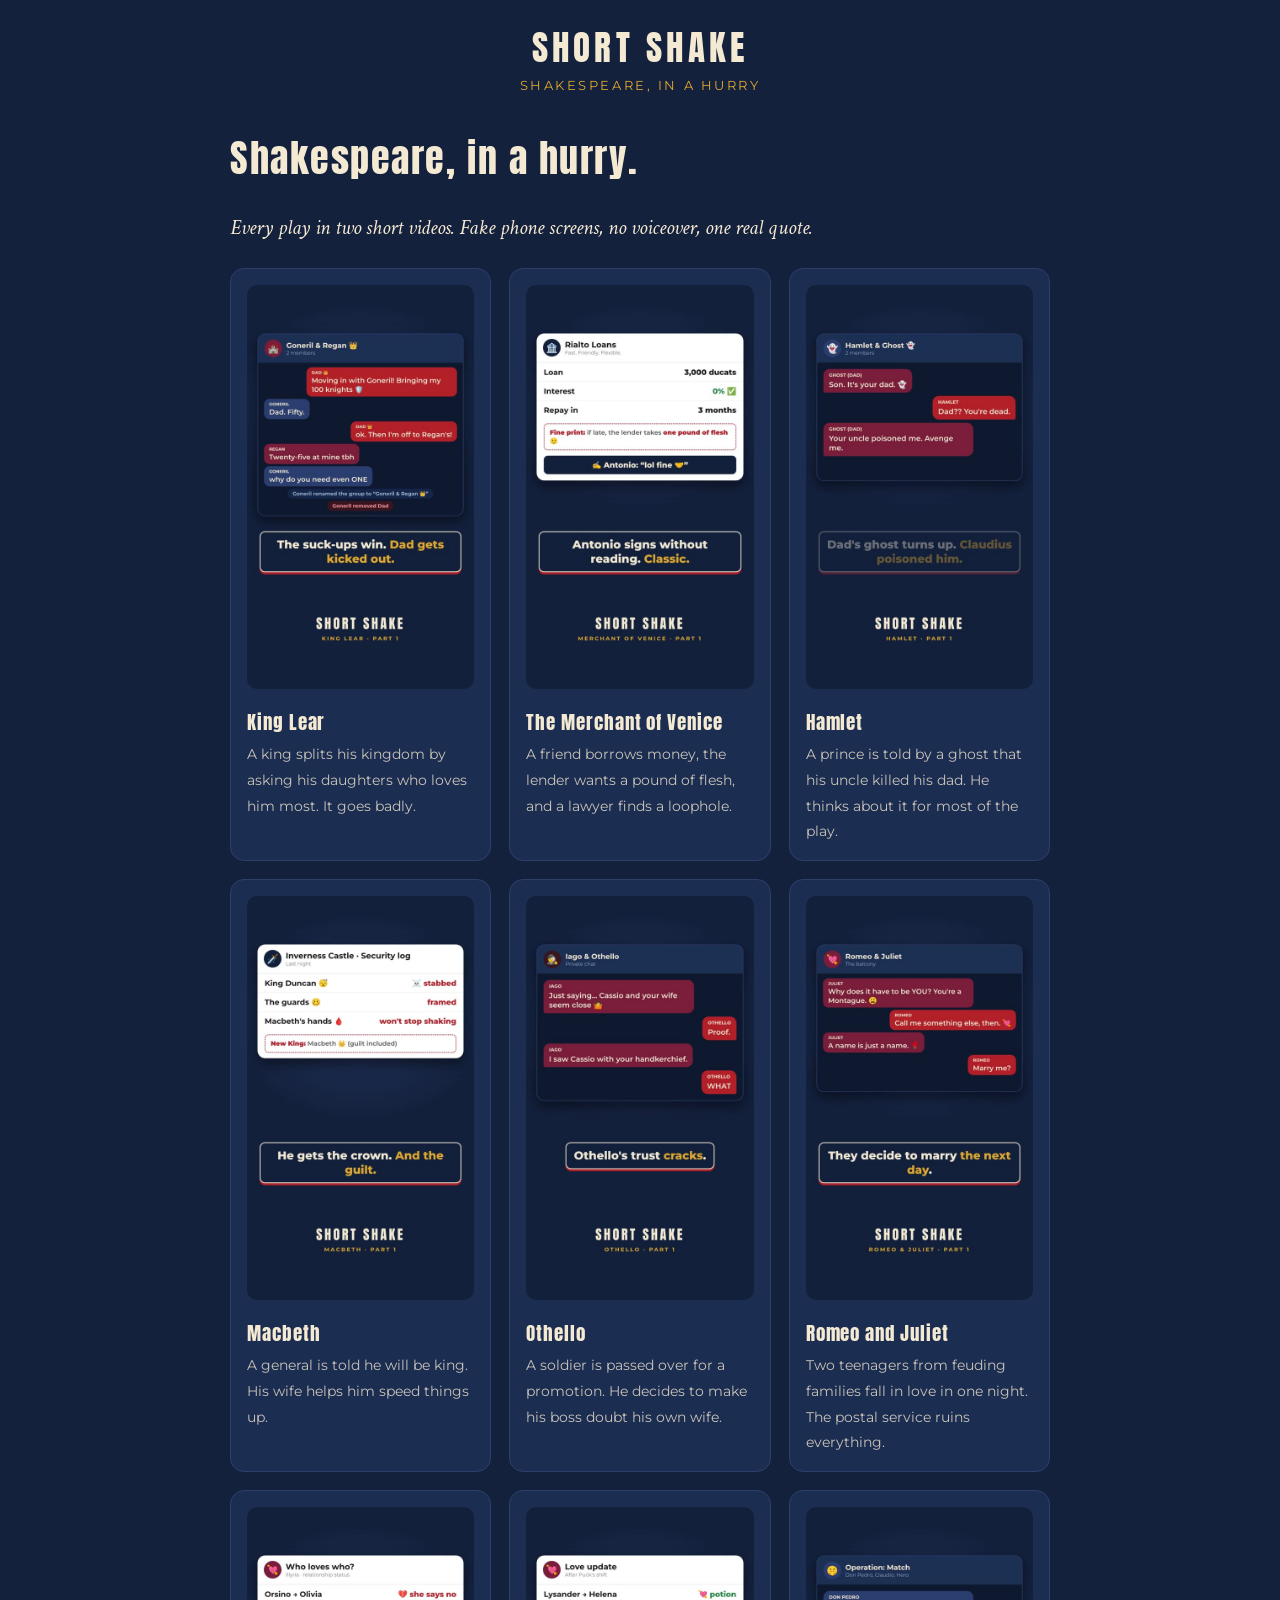
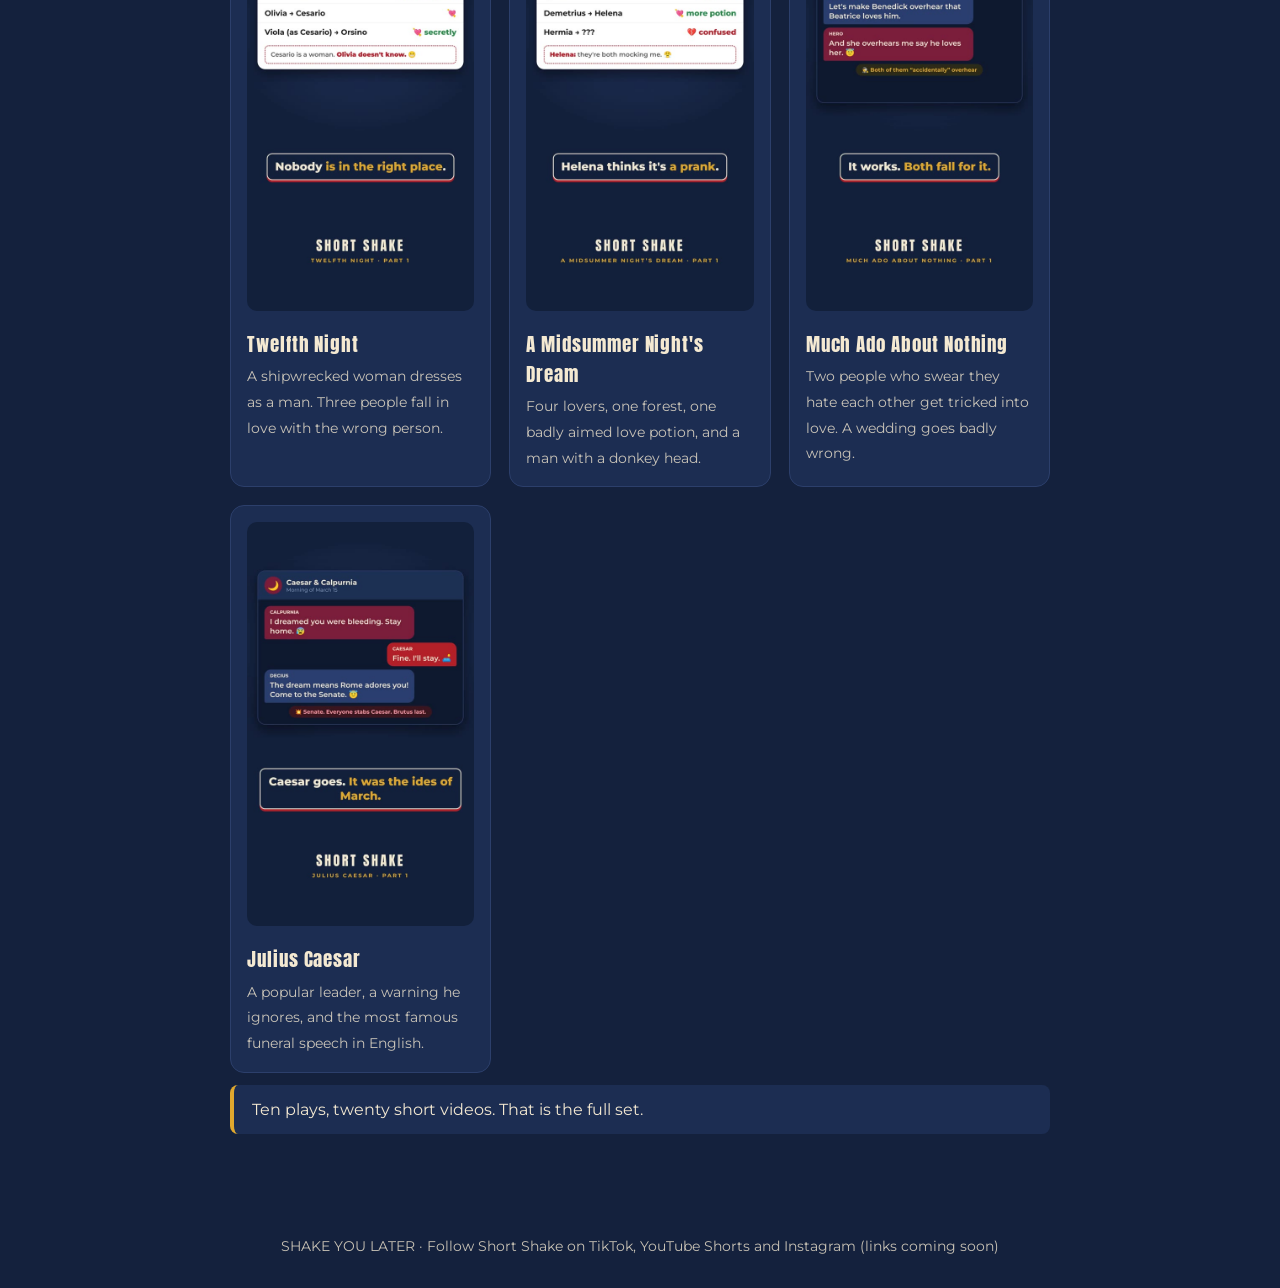
<file: index.html>
<!doctype html><html lang="en"><head><meta charset="utf-8"><meta name="viewport" content="width=device-width,initial-scale=1">
<title>Short Shake: Shakespeare, in a hurry</title><meta name="description" content="Funny two-part Shakespeare summaries in under 90 seconds.">
<link rel="preconnect" href="https://fonts.googleapis.com"><link href="https://fonts.googleapis.com/css2?family=Anton&family=Crimson+Text:ital@1&family=Montserrat:wght@600;800&display=swap" rel="stylesheet">
<link rel="stylesheet" href="css/style.css"></head><body>
<header><a class="logo" href="index.html">SHORT SHAKE</a><p class="tag">Shakespeare, in a hurry</p></header><main><h1>Shakespeare, in a hurry.</h1><p class="lead">Every play in two short videos. Fake phone screens, no voiceover, one real quote.</p><div class="cards"><a class="card" href="plays/king-lear.html"><img src="posters/king-lear-part1.jpg" alt="King Lear" loading="lazy"><h3>King Lear</h3><span>A king splits his kingdom by asking his daughters who loves him most. It goes badly.</span></a><a class="card" href="plays/merchant-of-venice.html"><img src="posters/merchant-part1.jpg" alt="The Merchant of Venice" loading="lazy"><h3>The Merchant of Venice</h3><span>A friend borrows money, the lender wants a pound of flesh, and a lawyer finds a loophole.</span></a><a class="card" href="plays/hamlet.html"><img src="posters/hamlet-part1.jpg" alt="Hamlet" loading="lazy"><h3>Hamlet</h3><span>A prince is told by a ghost that his uncle killed his dad. He thinks about it for most of the play.</span></a><a class="card" href="plays/macbeth.html"><img src="posters/macbeth-part1.jpg" alt="Macbeth" loading="lazy"><h3>Macbeth</h3><span>A general is told he will be king. His wife helps him speed things up.</span></a><a class="card" href="plays/othello.html"><img src="posters/othello-part1.jpg" alt="Othello" loading="lazy"><h3>Othello</h3><span>A soldier is passed over for a promotion. He decides to make his boss doubt his own wife.</span></a><a class="card" href="plays/romeo-and-juliet.html"><img src="posters/romeo-part1.jpg" alt="Romeo and Juliet" loading="lazy"><h3>Romeo and Juliet</h3><span>Two teenagers from feuding families fall in love in one night. The postal service ruins everything.</span></a><a class="card" href="plays/twelfth-night.html"><img src="posters/twelfth-part1.jpg" alt="Twelfth Night" loading="lazy"><h3>Twelfth Night</h3><span>A shipwrecked woman dresses as a man. Three people fall in love with the wrong person.</span></a><a class="card" href="plays/midsummer-nights-dream.html"><img src="posters/midsummer-part1.jpg" alt="A Midsummer Night's Dream" loading="lazy"><h3>A Midsummer Night's Dream</h3><span>Four lovers, one forest, one badly aimed love potion, and a man with a donkey head.</span></a><a class="card" href="plays/much-ado-about-nothing.html"><img src="posters/muchado-part1.jpg" alt="Much Ado About Nothing" loading="lazy"><h3>Much Ado About Nothing</h3><span>Two people who swear they hate each other get tricked into love. A wedding goes badly wrong.</span></a><a class="card" href="plays/julius-caesar.html"><img src="posters/juliuscaesar-part1.jpg" alt="Julius Caesar" loading="lazy"><h3>Julius Caesar</h3><span>A popular leader, a warning he ignores, and the most famous funeral speech in English.</span></a></div><div class="box">Ten plays, twenty short videos. That is the full set.</div></main><footer>SHAKE YOU LATER &middot; Follow Short Shake on TikTok, YouTube Shorts and Instagram (links coming soon)</footer></body></html>
</file>
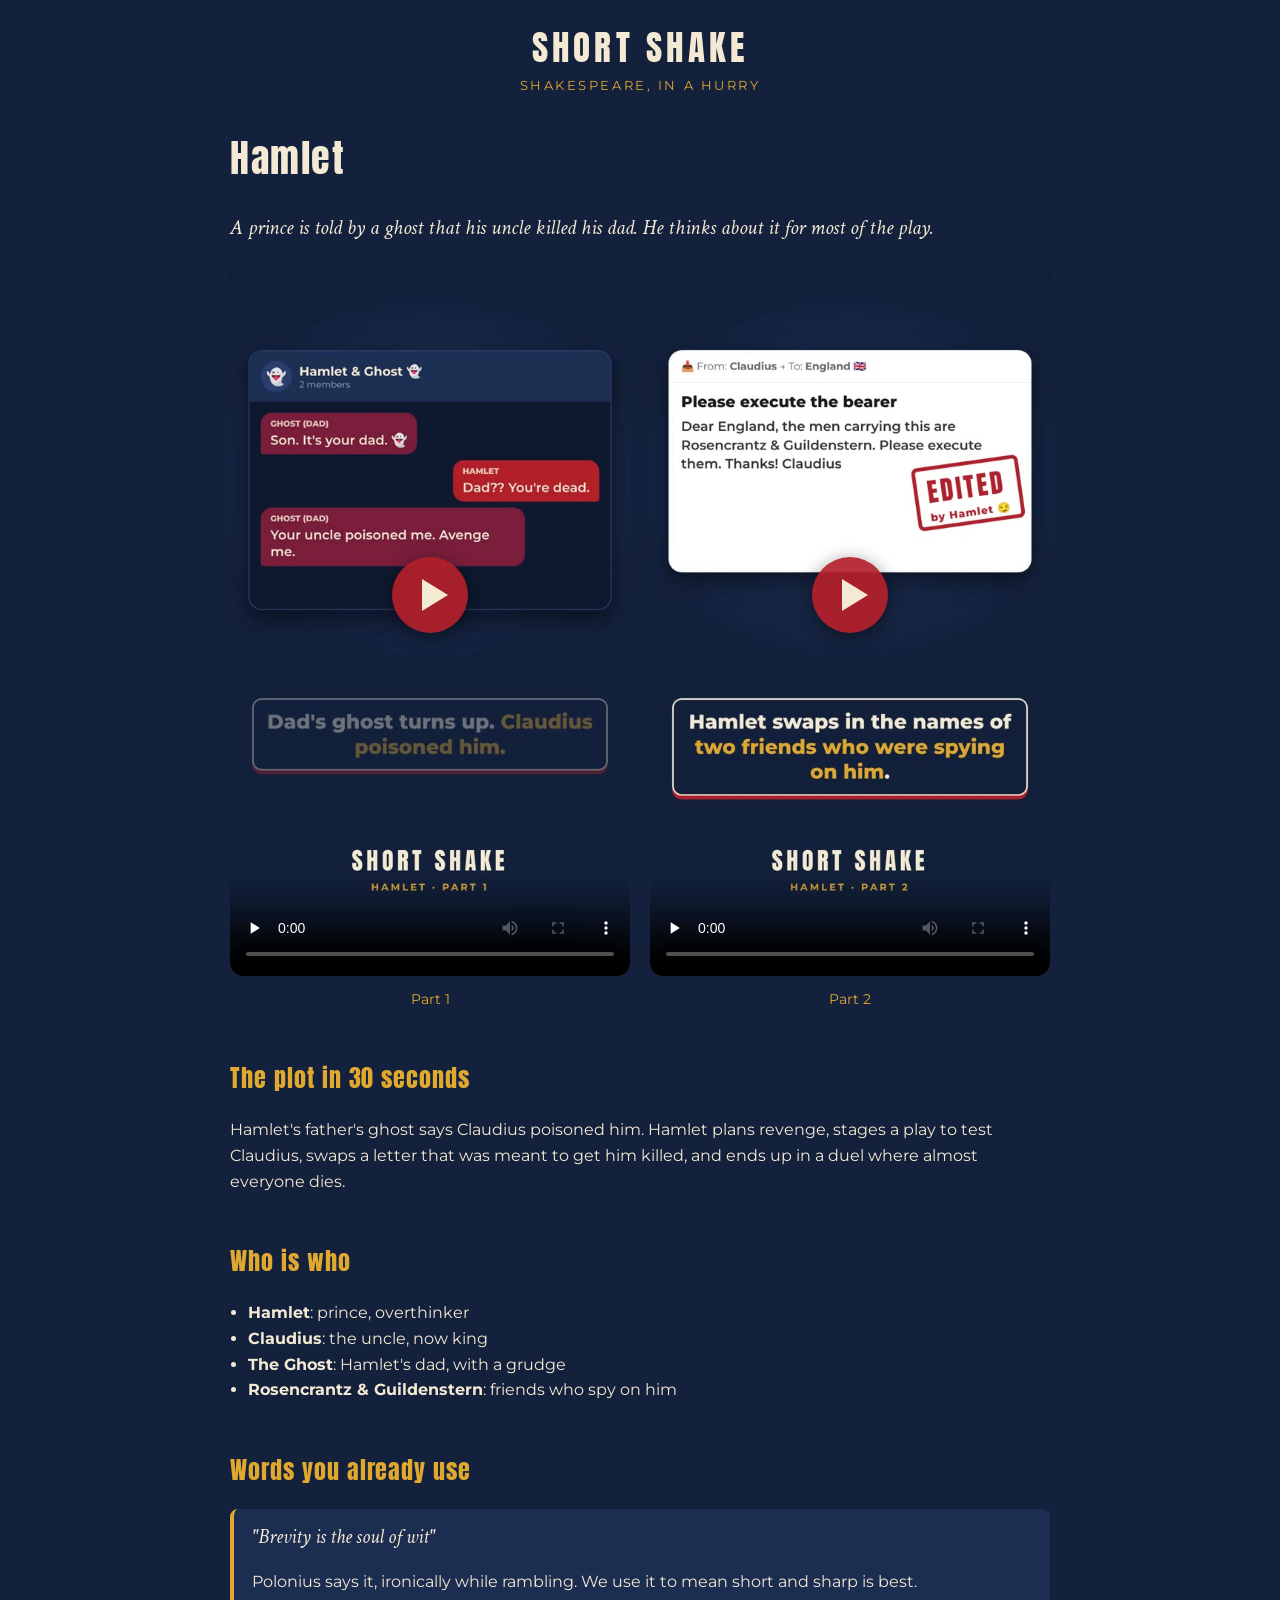
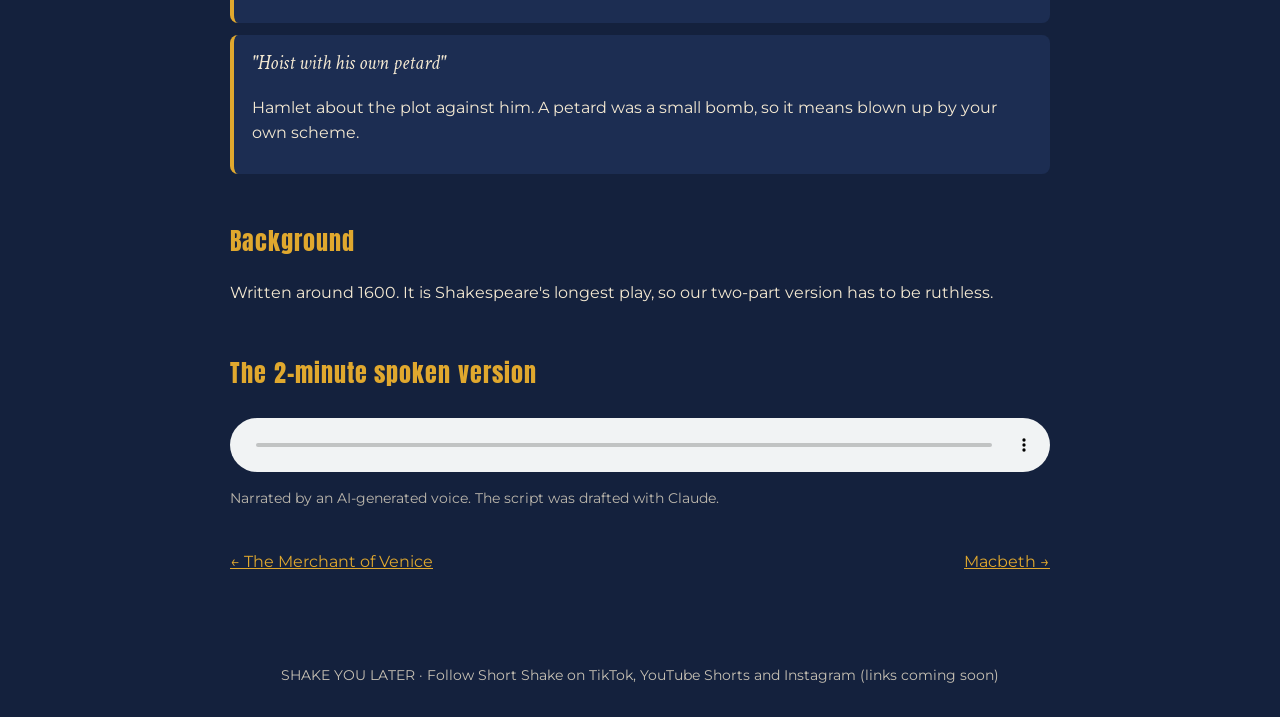
<file: plays/hamlet.html>
<!doctype html><html lang="en"><head><meta charset="utf-8"><meta name="viewport" content="width=device-width,initial-scale=1">
<title>Hamlet | Short Shake</title><meta name="description" content="A prince is told by a ghost that his uncle killed his dad. He thinks about it for most of the play.">
<link rel="preconnect" href="https://fonts.googleapis.com"><link href="https://fonts.googleapis.com/css2?family=Anton&family=Crimson+Text:ital@1&family=Montserrat:wght@600;800&display=swap" rel="stylesheet">
<link rel="stylesheet" href="../css/style.css"></head><body>
<header><a class="logo" href="../index.html">SHORT SHAKE</a><p class="tag">Shakespeare, in a hurry</p></header><main><h1>Hamlet</h1><p class="lead">A prince is told by a ghost that his uncle killed his dad. He thinks about it for most of the play.</p><div class="videos"><figure><video controls preload="none" playsinline poster="../posters/hamlet-part1.jpg" src="../videos/hamlet-part1.mp4"></video><figcaption>Part 1</figcaption></figure><figure><video controls preload="none" playsinline poster="../posters/hamlet-part2.jpg" src="../videos/hamlet-part2.mp4"></video><figcaption>Part 2</figcaption></figure></div><p class="both" hidden><button type="button">Show both parts</button></p><h2>The plot in 30 seconds</h2><p>Hamlet's father's ghost says Claudius poisoned him. Hamlet plans revenge, stages a play to test Claudius, swaps a letter that was meant to get him killed, and ends up in a duel where almost everyone dies.</p><h2>Who is who</h2><ul class="who"><li><b>Hamlet</b>: prince, overthinker</li><li><b>Claudius</b>: the uncle, now king</li><li><b>The Ghost</b>: Hamlet's dad, with a grudge</li><li><b>Rosencrantz &amp; Guildenstern</b>: friends who spy on him</li></ul><h2>Words you already use</h2><div class="box"><div class="phrase">"Brevity is the soul of wit"</div><p>Polonius says it, ironically while rambling. We use it to mean short and sharp is best.</p></div><div class="box"><div class="phrase">"Hoist with his own petard"</div><p>Hamlet about the plot against him. A petard was a small bomb, so it means blown up by your own scheme.</p></div><h2>Background</h2><p>Written around 1600. It is Shakespeare's longest play, so our two-part version has to be ruthless.</p><h2>The 2-minute spoken version</h2><div class="spoken"><audio controls preload="none" src="../audio/hamlet-spoken.mp3"></audio><p class="aivoice">Narrated by an AI-generated voice. The script was drafted with Claude.</p></div><nav class="next"><span><a href="merchant-of-venice.html">&larr; The Merchant of Venice</a></span><span><a href="macbeth.html">Macbeth &rarr;</a></span></nav></main><script src="../js/player.js"></script><footer>SHAKE YOU LATER &middot; Follow Short Shake on TikTok, YouTube Shorts and Instagram (links coming soon)</footer></body></html>
</file>
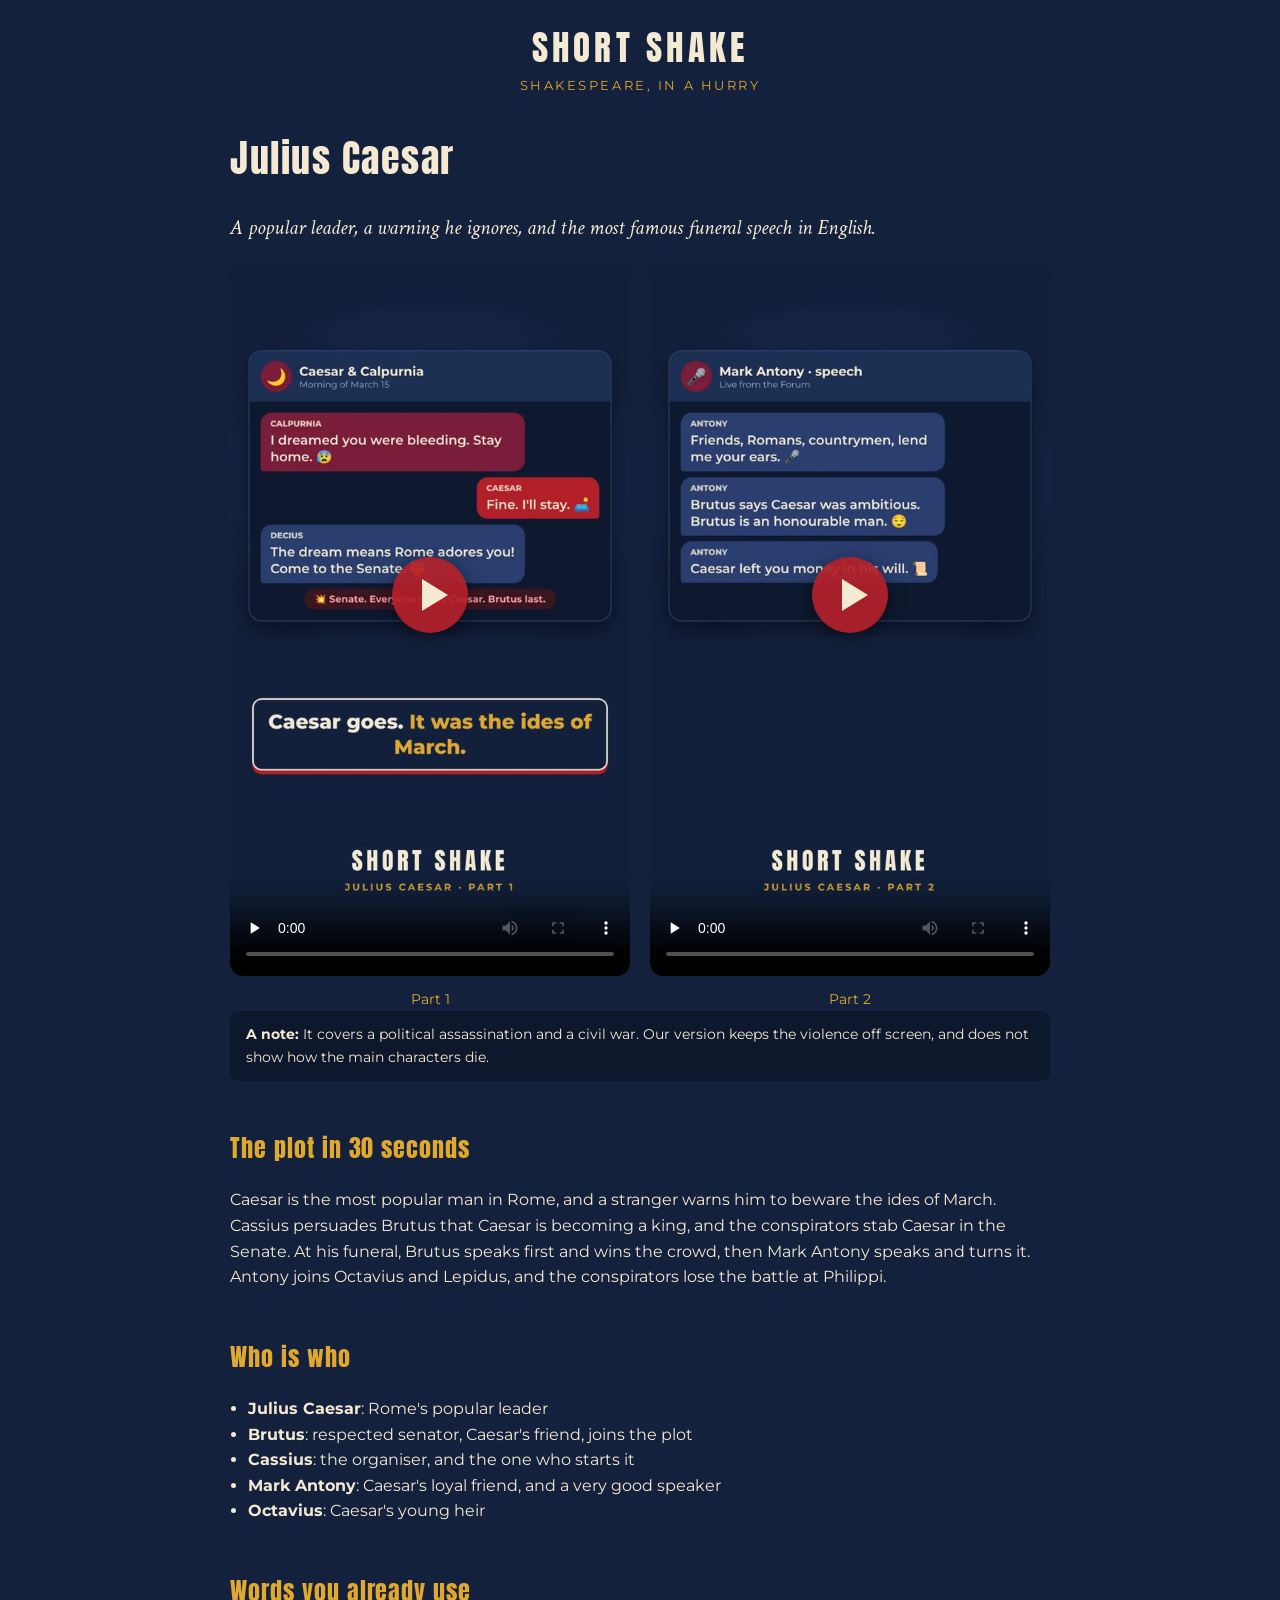
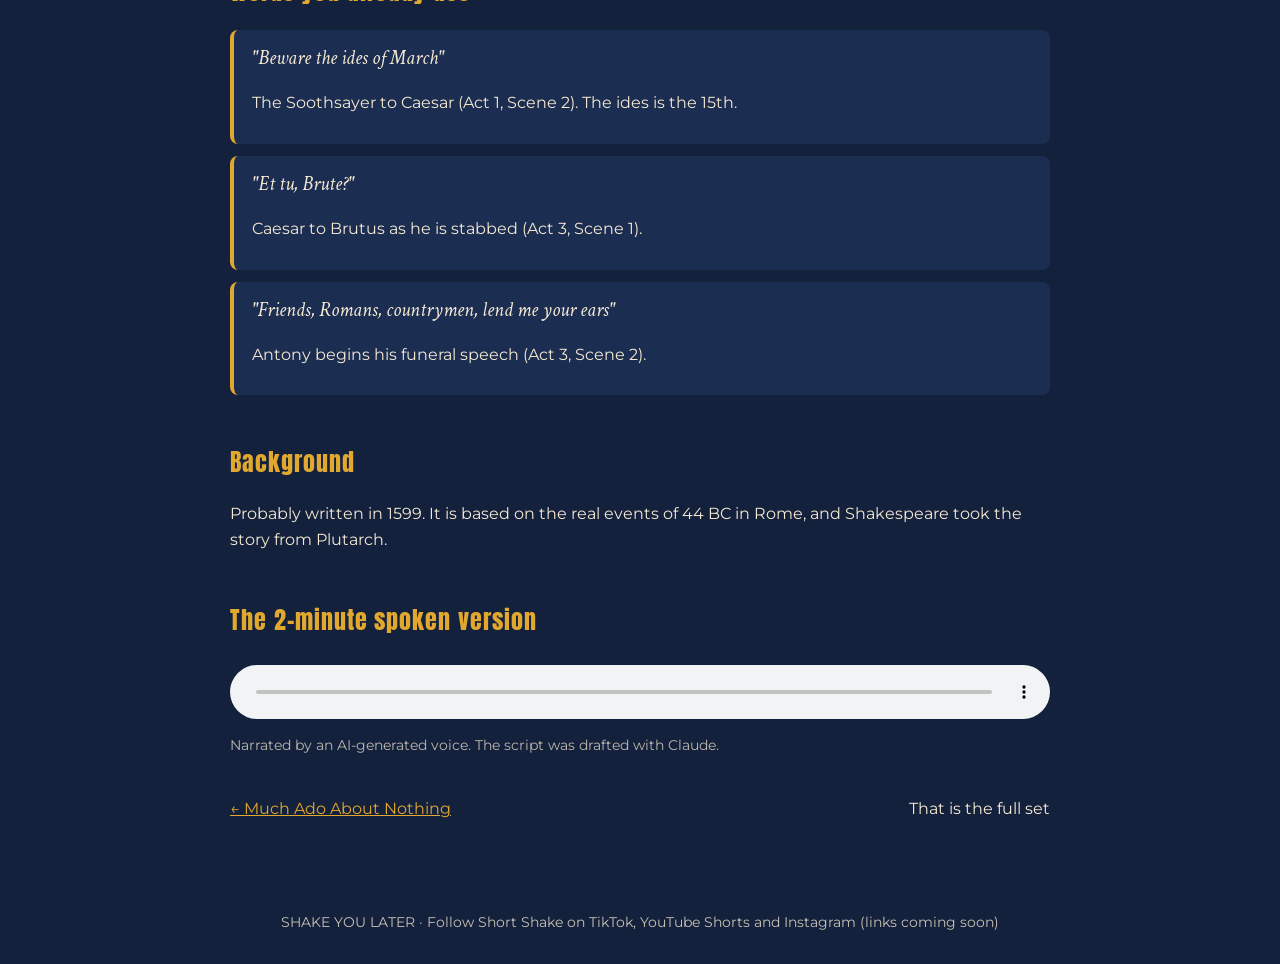
<file: plays/julius-caesar.html>
<!doctype html><html lang="en"><head><meta charset="utf-8"><meta name="viewport" content="width=device-width,initial-scale=1">
<title>Julius Caesar | Short Shake</title><meta name="description" content="A popular leader, a warning he ignores, and the most famous funeral speech in English.">
<link rel="preconnect" href="https://fonts.googleapis.com"><link href="https://fonts.googleapis.com/css2?family=Anton&family=Crimson+Text:ital@1&family=Montserrat:wght@600;800&display=swap" rel="stylesheet">
<link rel="stylesheet" href="../css/style.css"></head><body>
<header><a class="logo" href="../index.html">SHORT SHAKE</a><p class="tag">Shakespeare, in a hurry</p></header><main><h1>Julius Caesar</h1><p class="lead">A popular leader, a warning he ignores, and the most famous funeral speech in English.</p><div class="videos"><figure><video controls preload="none" playsinline poster="../posters/juliuscaesar-part1.jpg" src="../videos/juliuscaesar-part1.mp4"></video><figcaption>Part 1</figcaption></figure><figure><video controls preload="none" playsinline poster="../posters/juliuscaesar-part2.jpg" src="../videos/juliuscaesar-part2.mp4"></video><figcaption>Part 2</figcaption></figure></div><p class="both" hidden><button type="button">Show both parts</button></p><div class="note"><b>A note:</b> It covers a political assassination and a civil war. Our version keeps the violence off screen, and does not show how the main characters die.</div><h2>The plot in 30 seconds</h2><p>Caesar is the most popular man in Rome, and a stranger warns him to beware the ides of March. Cassius persuades Brutus that Caesar is becoming a king, and the conspirators stab Caesar in the Senate. At his funeral, Brutus speaks first and wins the crowd, then Mark Antony speaks and turns it. Antony joins Octavius and Lepidus, and the conspirators lose the battle at Philippi.</p><h2>Who is who</h2><ul class="who"><li><b>Julius Caesar</b>: Rome's popular leader</li><li><b>Brutus</b>: respected senator, Caesar's friend, joins the plot</li><li><b>Cassius</b>: the organiser, and the one who starts it</li><li><b>Mark Antony</b>: Caesar's loyal friend, and a very good speaker</li><li><b>Octavius</b>: Caesar's young heir</li></ul><h2>Words you already use</h2><div class="box"><div class="phrase">"Beware the ides of March"</div><p>The Soothsayer to Caesar (Act 1, Scene 2). The ides is the 15th.</p></div><div class="box"><div class="phrase">"Et tu, Brute?"</div><p>Caesar to Brutus as he is stabbed (Act 3, Scene 1).</p></div><div class="box"><div class="phrase">"Friends, Romans, countrymen, lend me your ears"</div><p>Antony begins his funeral speech (Act 3, Scene 2).</p></div><h2>Background</h2><p>Probably written in 1599. It is based on the real events of 44 BC in Rome, and Shakespeare took the story from Plutarch.</p><h2>The 2-minute spoken version</h2><div class="spoken"><audio controls preload="none" src="../audio/julius-caesar-spoken.mp3"></audio><p class="aivoice">Narrated by an AI-generated voice. The script was drafted with Claude.</p></div><nav class="next"><span><a href="much-ado-about-nothing.html">&larr; Much Ado About Nothing</a></span><span>That is the full set</span></nav></main><script src="../js/player.js"></script><footer>SHAKE YOU LATER &middot; Follow Short Shake on TikTok, YouTube Shorts and Instagram (links coming soon)</footer></body></html>
</file>
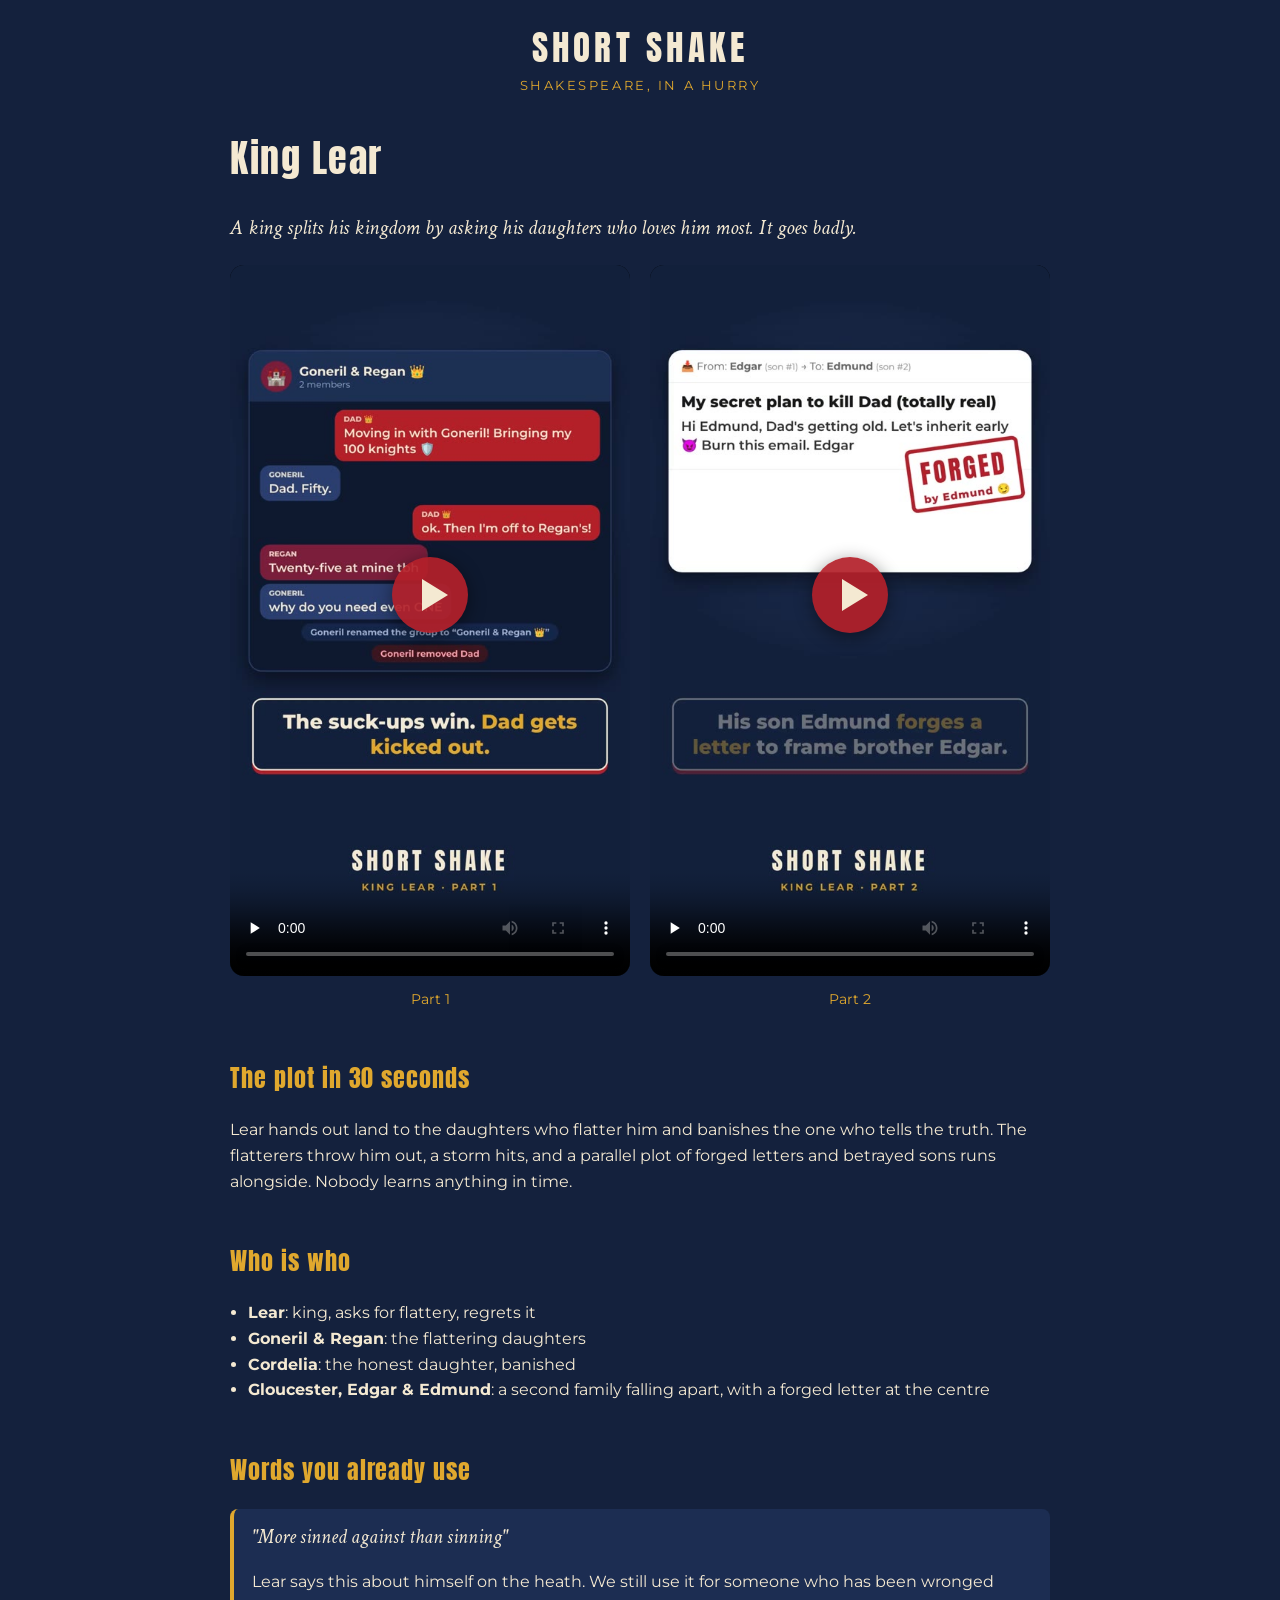
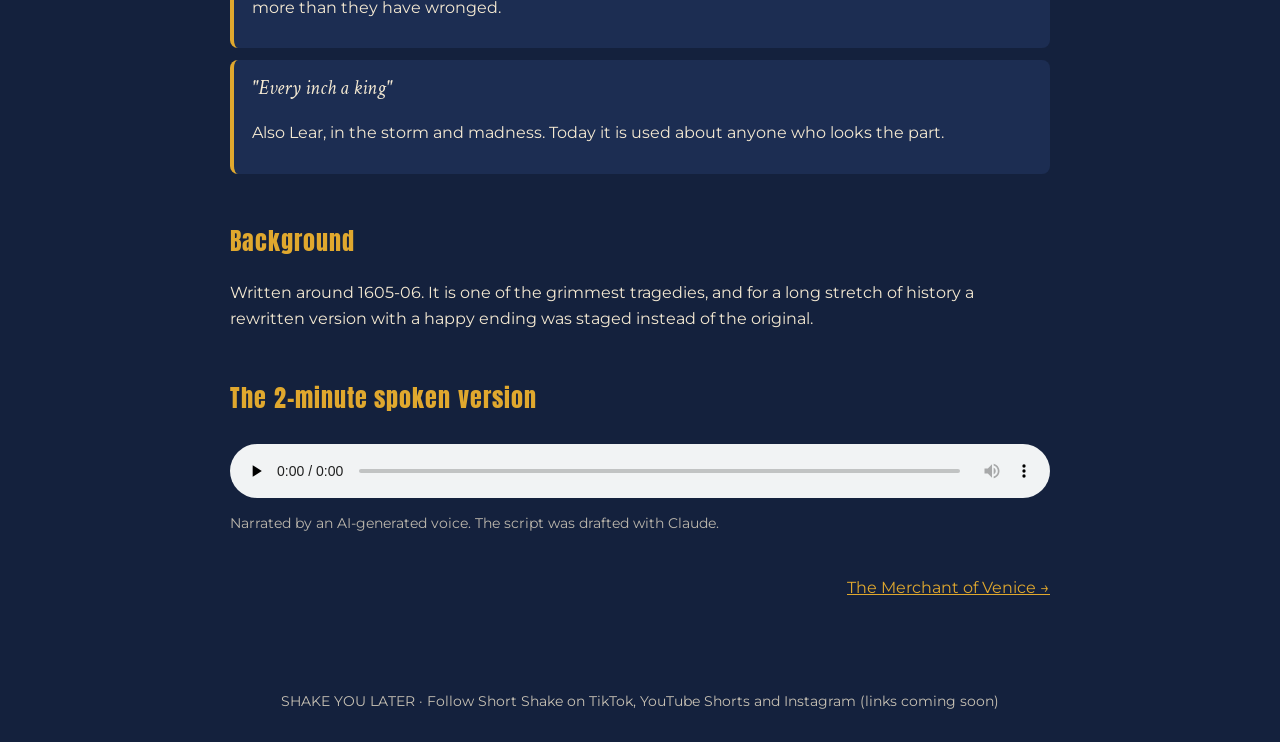
<file: plays/king-lear.html>
<!doctype html><html lang="en"><head><meta charset="utf-8"><meta name="viewport" content="width=device-width,initial-scale=1">
<title>King Lear | Short Shake</title><meta name="description" content="A king splits his kingdom by asking his daughters who loves him most. It goes badly.">
<link rel="preconnect" href="https://fonts.googleapis.com"><link href="https://fonts.googleapis.com/css2?family=Anton&family=Crimson+Text:ital@1&family=Montserrat:wght@600;800&display=swap" rel="stylesheet">
<link rel="stylesheet" href="../css/style.css"></head><body>
<header><a class="logo" href="../index.html">SHORT SHAKE</a><p class="tag">Shakespeare, in a hurry</p></header><main><h1>King Lear</h1><p class="lead">A king splits his kingdom by asking his daughters who loves him most. It goes badly.</p><div class="videos"><figure><video controls preload="none" playsinline poster="../posters/king-lear-part1.jpg" src="../videos/king-lear-part1.mp4"></video><figcaption>Part 1</figcaption></figure><figure><video controls preload="none" playsinline poster="../posters/king-lear-part2.jpg" src="../videos/king-lear-part2.mp4"></video><figcaption>Part 2</figcaption></figure></div><p class="both" hidden><button type="button">Show both parts</button></p><h2>The plot in 30 seconds</h2><p>Lear hands out land to the daughters who flatter him and banishes the one who tells the truth. The flatterers throw him out, a storm hits, and a parallel plot of forged letters and betrayed sons runs alongside. Nobody learns anything in time.</p><h2>Who is who</h2><ul class="who"><li><b>Lear</b>: king, asks for flattery, regrets it</li><li><b>Goneril &amp; Regan</b>: the flattering daughters</li><li><b>Cordelia</b>: the honest daughter, banished</li><li><b>Gloucester, Edgar &amp; Edmund</b>: a second family falling apart, with a forged letter at the centre</li></ul><h2>Words you already use</h2><div class="box"><div class="phrase">"More sinned against than sinning"</div><p>Lear says this about himself on the heath. We still use it for someone who has been wronged more than they have wronged.</p></div><div class="box"><div class="phrase">"Every inch a king"</div><p>Also Lear, in the storm and madness. Today it is used about anyone who looks the part.</p></div><h2>Background</h2><p>Written around 1605-06. It is one of the grimmest tragedies, and for a long stretch of history a rewritten version with a happy ending was staged instead of the original.</p><h2>The 2-minute spoken version</h2><div class="spoken"><audio controls preload="none" src="../audio/king-lear-spoken.mp3"></audio><p class="aivoice">Narrated by an AI-generated voice. The script was drafted with Claude.</p></div><nav class="next"><span></span><span><a href="merchant-of-venice.html">The Merchant of Venice &rarr;</a></span></nav></main><script src="../js/player.js"></script><footer>SHAKE YOU LATER &middot; Follow Short Shake on TikTok, YouTube Shorts and Instagram (links coming soon)</footer></body></html>
</file>
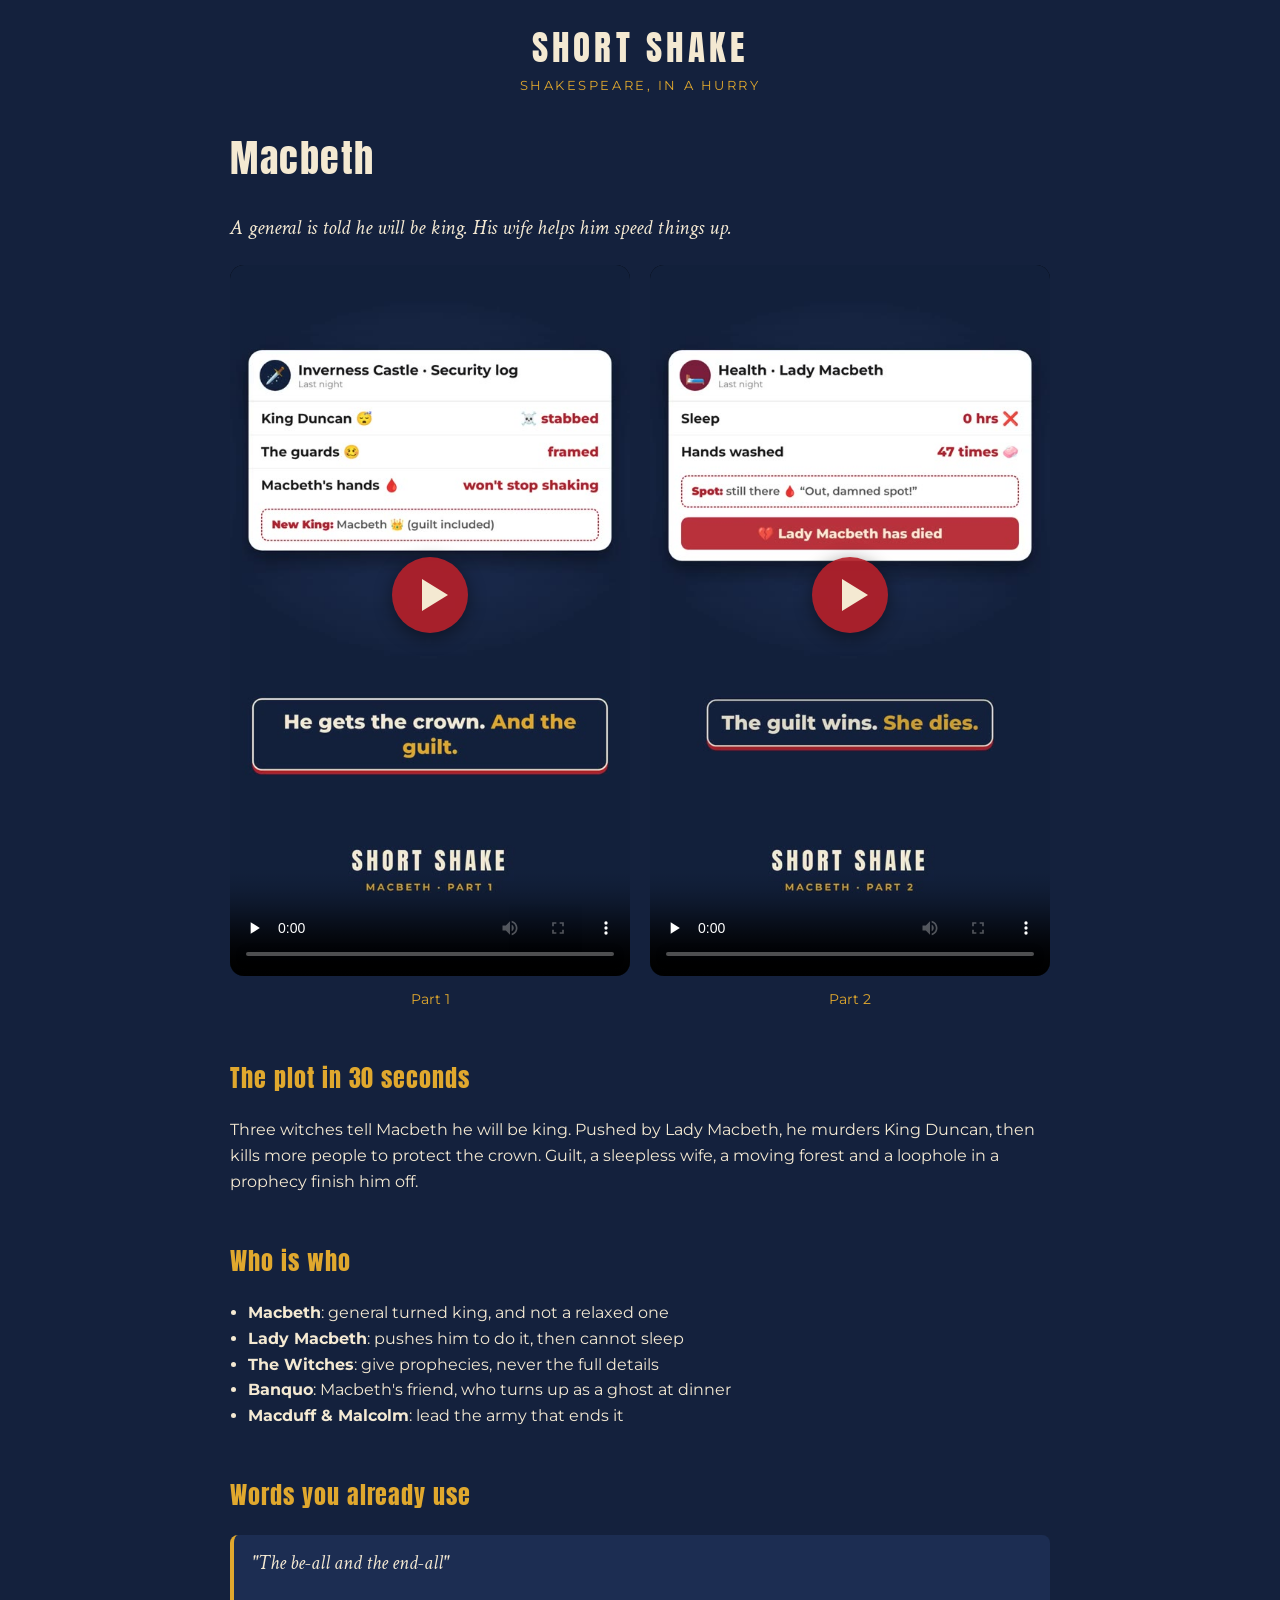
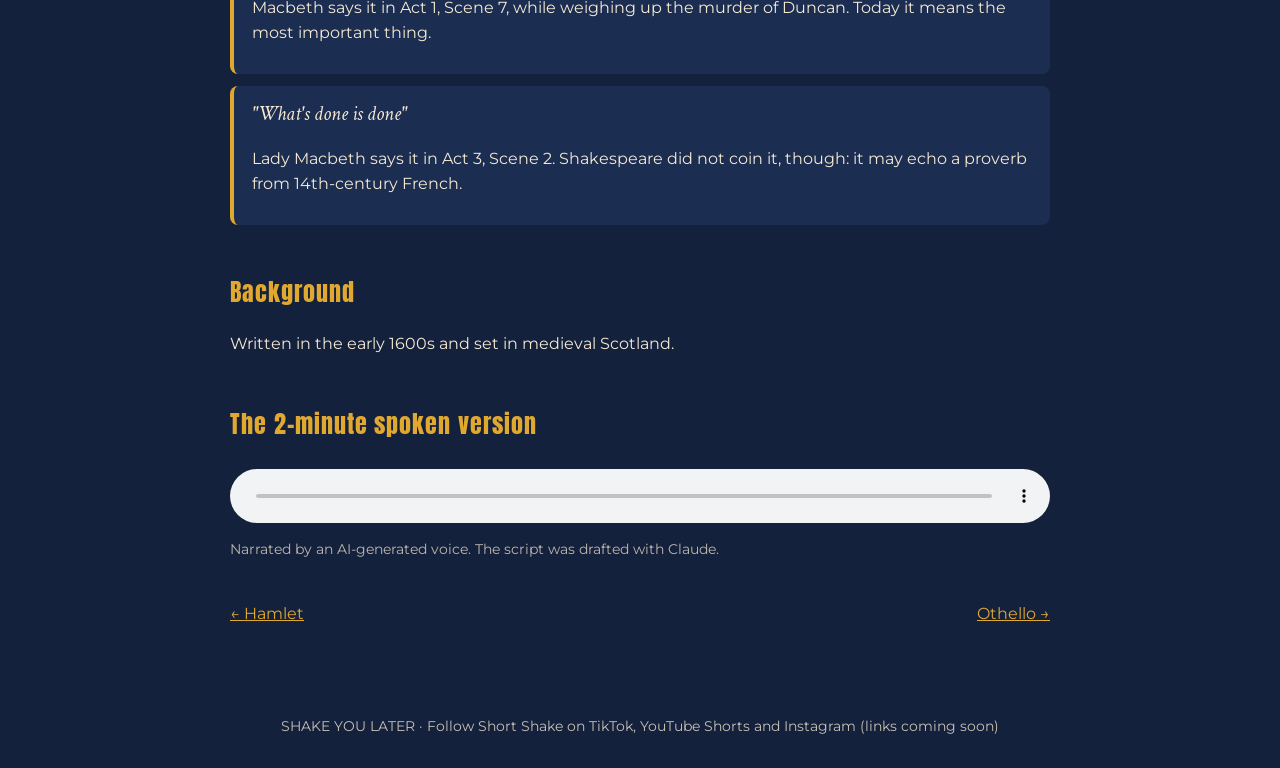
<file: plays/macbeth.html>
<!doctype html><html lang="en"><head><meta charset="utf-8"><meta name="viewport" content="width=device-width,initial-scale=1">
<title>Macbeth | Short Shake</title><meta name="description" content="A general is told he will be king. His wife helps him speed things up.">
<link rel="preconnect" href="https://fonts.googleapis.com"><link href="https://fonts.googleapis.com/css2?family=Anton&family=Crimson+Text:ital@1&family=Montserrat:wght@600;800&display=swap" rel="stylesheet">
<link rel="stylesheet" href="../css/style.css"></head><body>
<header><a class="logo" href="../index.html">SHORT SHAKE</a><p class="tag">Shakespeare, in a hurry</p></header><main><h1>Macbeth</h1><p class="lead">A general is told he will be king. His wife helps him speed things up.</p><div class="videos"><figure><video controls preload="none" playsinline poster="../posters/macbeth-part1.jpg" src="../videos/macbeth-part1.mp4"></video><figcaption>Part 1</figcaption></figure><figure><video controls preload="none" playsinline poster="../posters/macbeth-part2.jpg" src="../videos/macbeth-part2.mp4"></video><figcaption>Part 2</figcaption></figure></div><p class="both" hidden><button type="button">Show both parts</button></p><h2>The plot in 30 seconds</h2><p>Three witches tell Macbeth he will be king. Pushed by Lady Macbeth, he murders King Duncan, then kills more people to protect the crown. Guilt, a sleepless wife, a moving forest and a loophole in a prophecy finish him off.</p><h2>Who is who</h2><ul class="who"><li><b>Macbeth</b>: general turned king, and not a relaxed one</li><li><b>Lady Macbeth</b>: pushes him to do it, then cannot sleep</li><li><b>The Witches</b>: give prophecies, never the full details</li><li><b>Banquo</b>: Macbeth's friend, who turns up as a ghost at dinner</li><li><b>Macduff &amp; Malcolm</b>: lead the army that ends it</li></ul><h2>Words you already use</h2><div class="box"><div class="phrase">"The be-all and the end-all"</div><p>Macbeth says it in Act 1, Scene 7, while weighing up the murder of Duncan. Today it means the most important thing.</p></div><div class="box"><div class="phrase">"What's done is done"</div><p>Lady Macbeth says it in Act 3, Scene 2. Shakespeare did not coin it, though: it may echo a proverb from 14th-century French.</p></div><h2>Background</h2><p>Written in the early 1600s and set in medieval Scotland.</p><h2>The 2-minute spoken version</h2><div class="spoken"><audio controls preload="none" src="../audio/macbeth-spoken.mp3"></audio><p class="aivoice">Narrated by an AI-generated voice. The script was drafted with Claude.</p></div><nav class="next"><span><a href="hamlet.html">&larr; Hamlet</a></span><span><a href="othello.html">Othello &rarr;</a></span></nav></main><script src="../js/player.js"></script><footer>SHAKE YOU LATER &middot; Follow Short Shake on TikTok, YouTube Shorts and Instagram (links coming soon)</footer></body></html>
</file>
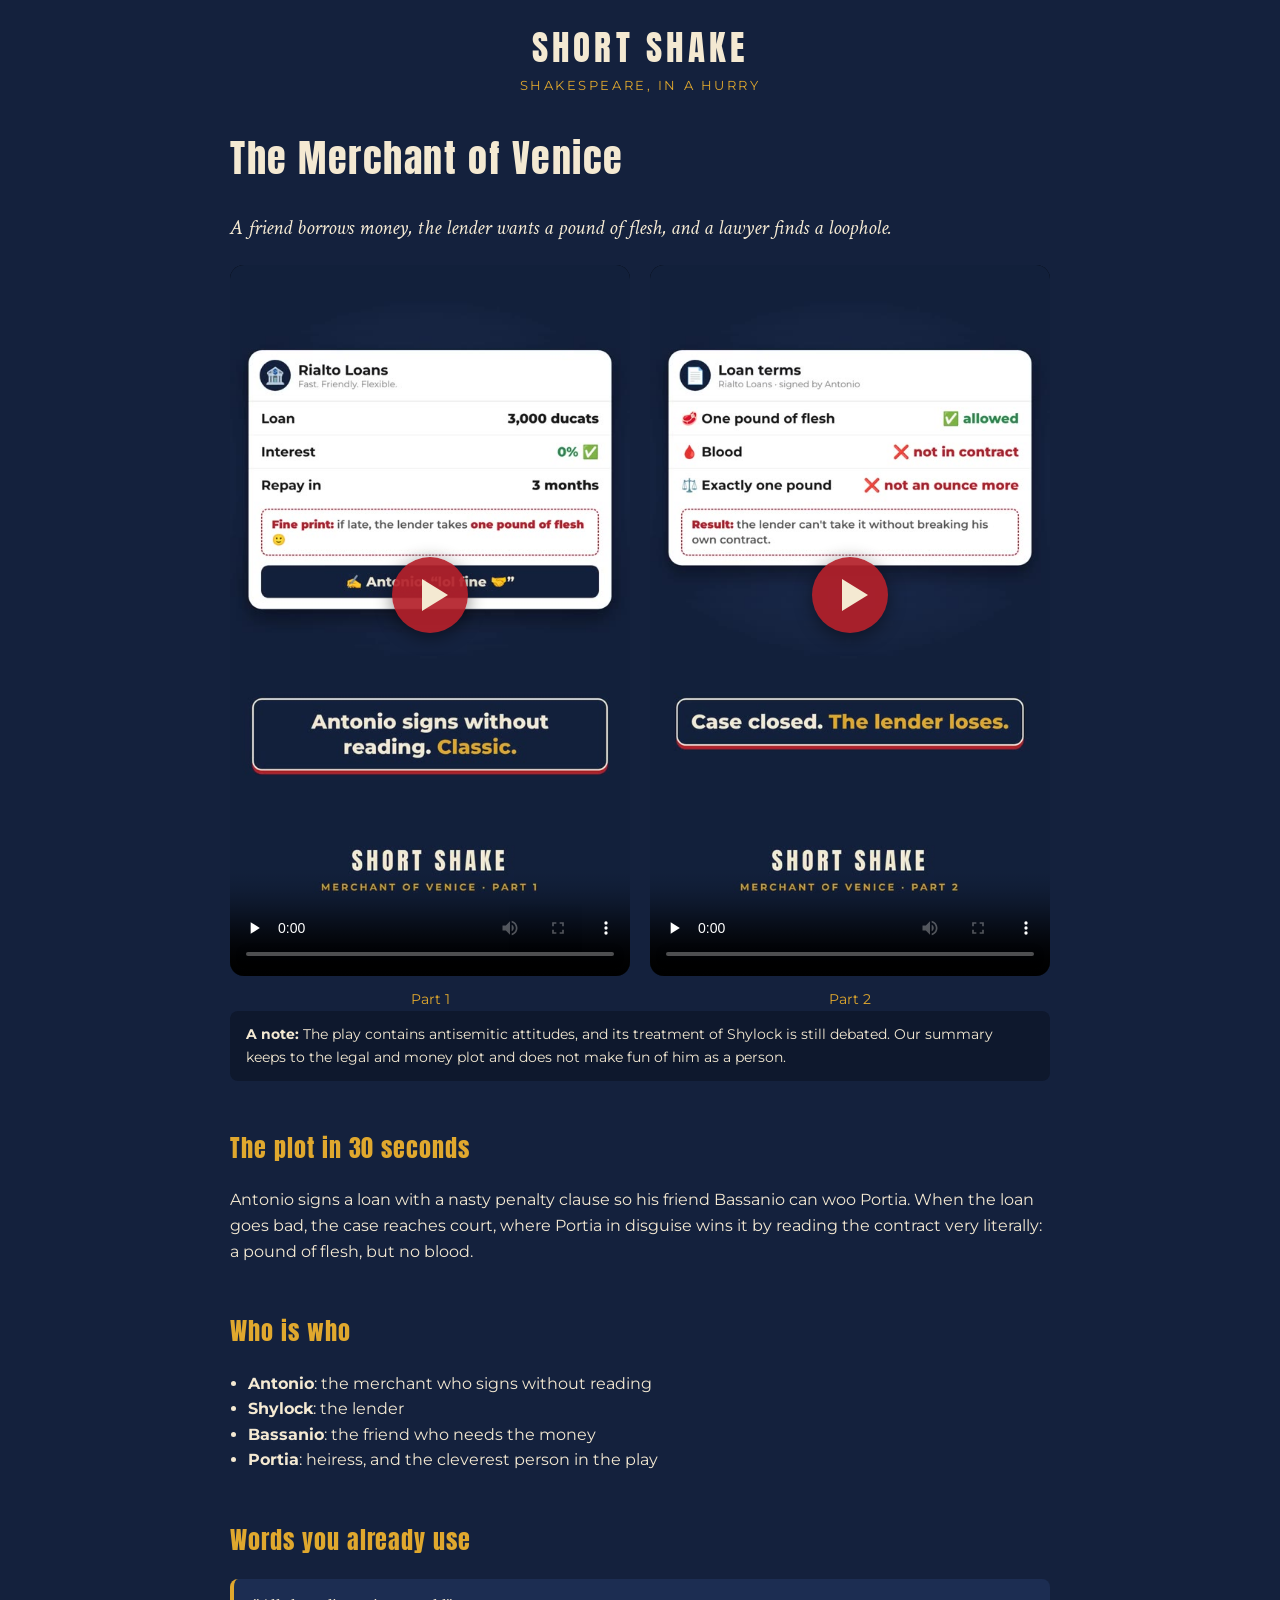
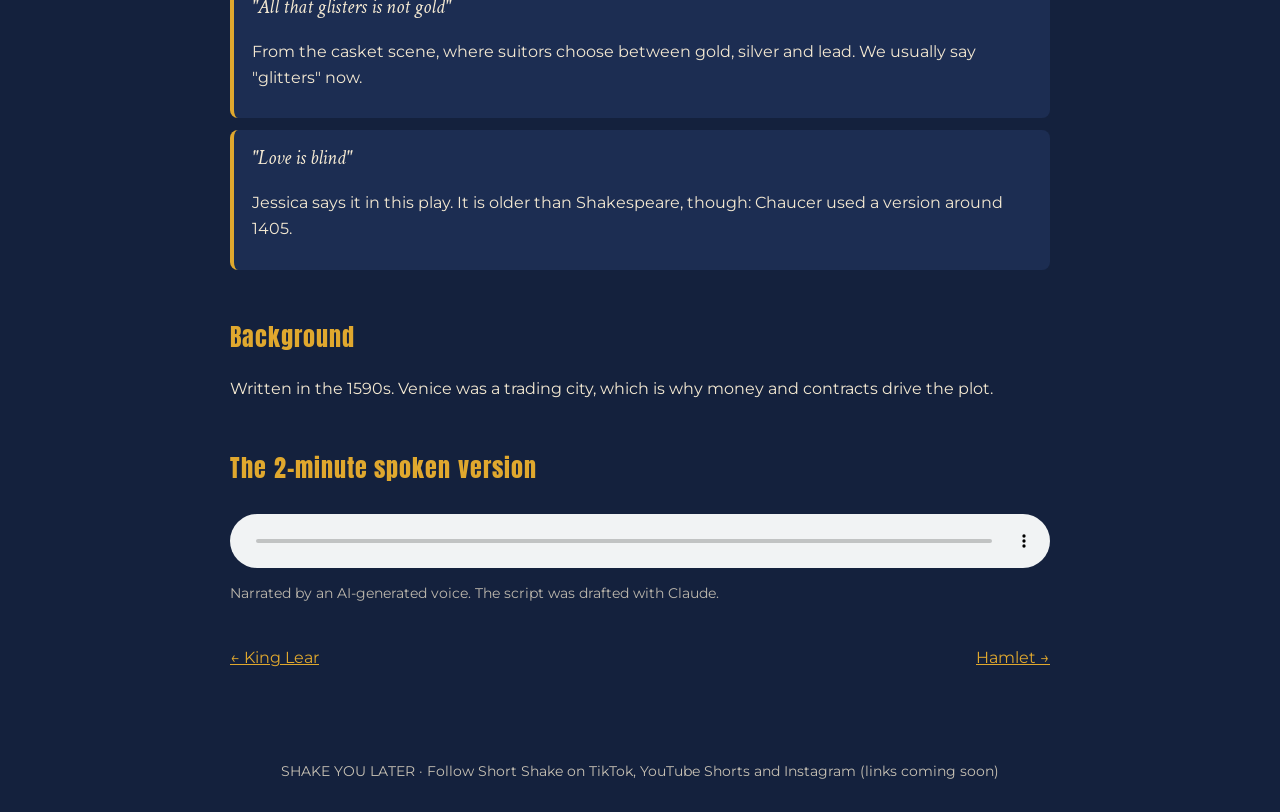
<file: plays/merchant-of-venice.html>
<!doctype html><html lang="en"><head><meta charset="utf-8"><meta name="viewport" content="width=device-width,initial-scale=1">
<title>The Merchant of Venice | Short Shake</title><meta name="description" content="A friend borrows money, the lender wants a pound of flesh, and a lawyer finds a loophole.">
<link rel="preconnect" href="https://fonts.googleapis.com"><link href="https://fonts.googleapis.com/css2?family=Anton&family=Crimson+Text:ital@1&family=Montserrat:wght@600;800&display=swap" rel="stylesheet">
<link rel="stylesheet" href="../css/style.css"></head><body>
<header><a class="logo" href="../index.html">SHORT SHAKE</a><p class="tag">Shakespeare, in a hurry</p></header><main><h1>The Merchant of Venice</h1><p class="lead">A friend borrows money, the lender wants a pound of flesh, and a lawyer finds a loophole.</p><div class="videos"><figure><video controls preload="none" playsinline poster="../posters/merchant-part1.jpg" src="../videos/merchant-part1.mp4"></video><figcaption>Part 1</figcaption></figure><figure><video controls preload="none" playsinline poster="../posters/merchant-part2.jpg" src="../videos/merchant-part2.mp4"></video><figcaption>Part 2</figcaption></figure></div><p class="both" hidden><button type="button">Show both parts</button></p><div class="note"><b>A note:</b> The play contains antisemitic attitudes, and its treatment of Shylock is still debated. Our summary keeps to the legal and money plot and does not make fun of him as a person.</div><h2>The plot in 30 seconds</h2><p>Antonio signs a loan with a nasty penalty clause so his friend Bassanio can woo Portia. When the loan goes bad, the case reaches court, where Portia in disguise wins it by reading the contract very literally: a pound of flesh, but no blood.</p><h2>Who is who</h2><ul class="who"><li><b>Antonio</b>: the merchant who signs without reading</li><li><b>Shylock</b>: the lender</li><li><b>Bassanio</b>: the friend who needs the money</li><li><b>Portia</b>: heiress, and the cleverest person in the play</li></ul><h2>Words you already use</h2><div class="box"><div class="phrase">"All that glisters is not gold"</div><p>From the casket scene, where suitors choose between gold, silver and lead. We usually say "glitters" now.</p></div><div class="box"><div class="phrase">"Love is blind"</div><p>Jessica says it in this play. It is older than Shakespeare, though: Chaucer used a version around 1405.</p></div><h2>Background</h2><p>Written in the 1590s. Venice was a trading city, which is why money and contracts drive the plot.</p><h2>The 2-minute spoken version</h2><div class="spoken"><audio controls preload="none" src="../audio/merchant-of-venice-spoken.mp3"></audio><p class="aivoice">Narrated by an AI-generated voice. The script was drafted with Claude.</p></div><nav class="next"><span><a href="king-lear.html">&larr; King Lear</a></span><span><a href="hamlet.html">Hamlet &rarr;</a></span></nav></main><script src="../js/player.js"></script><footer>SHAKE YOU LATER &middot; Follow Short Shake on TikTok, YouTube Shorts and Instagram (links coming soon)</footer></body></html>
</file>
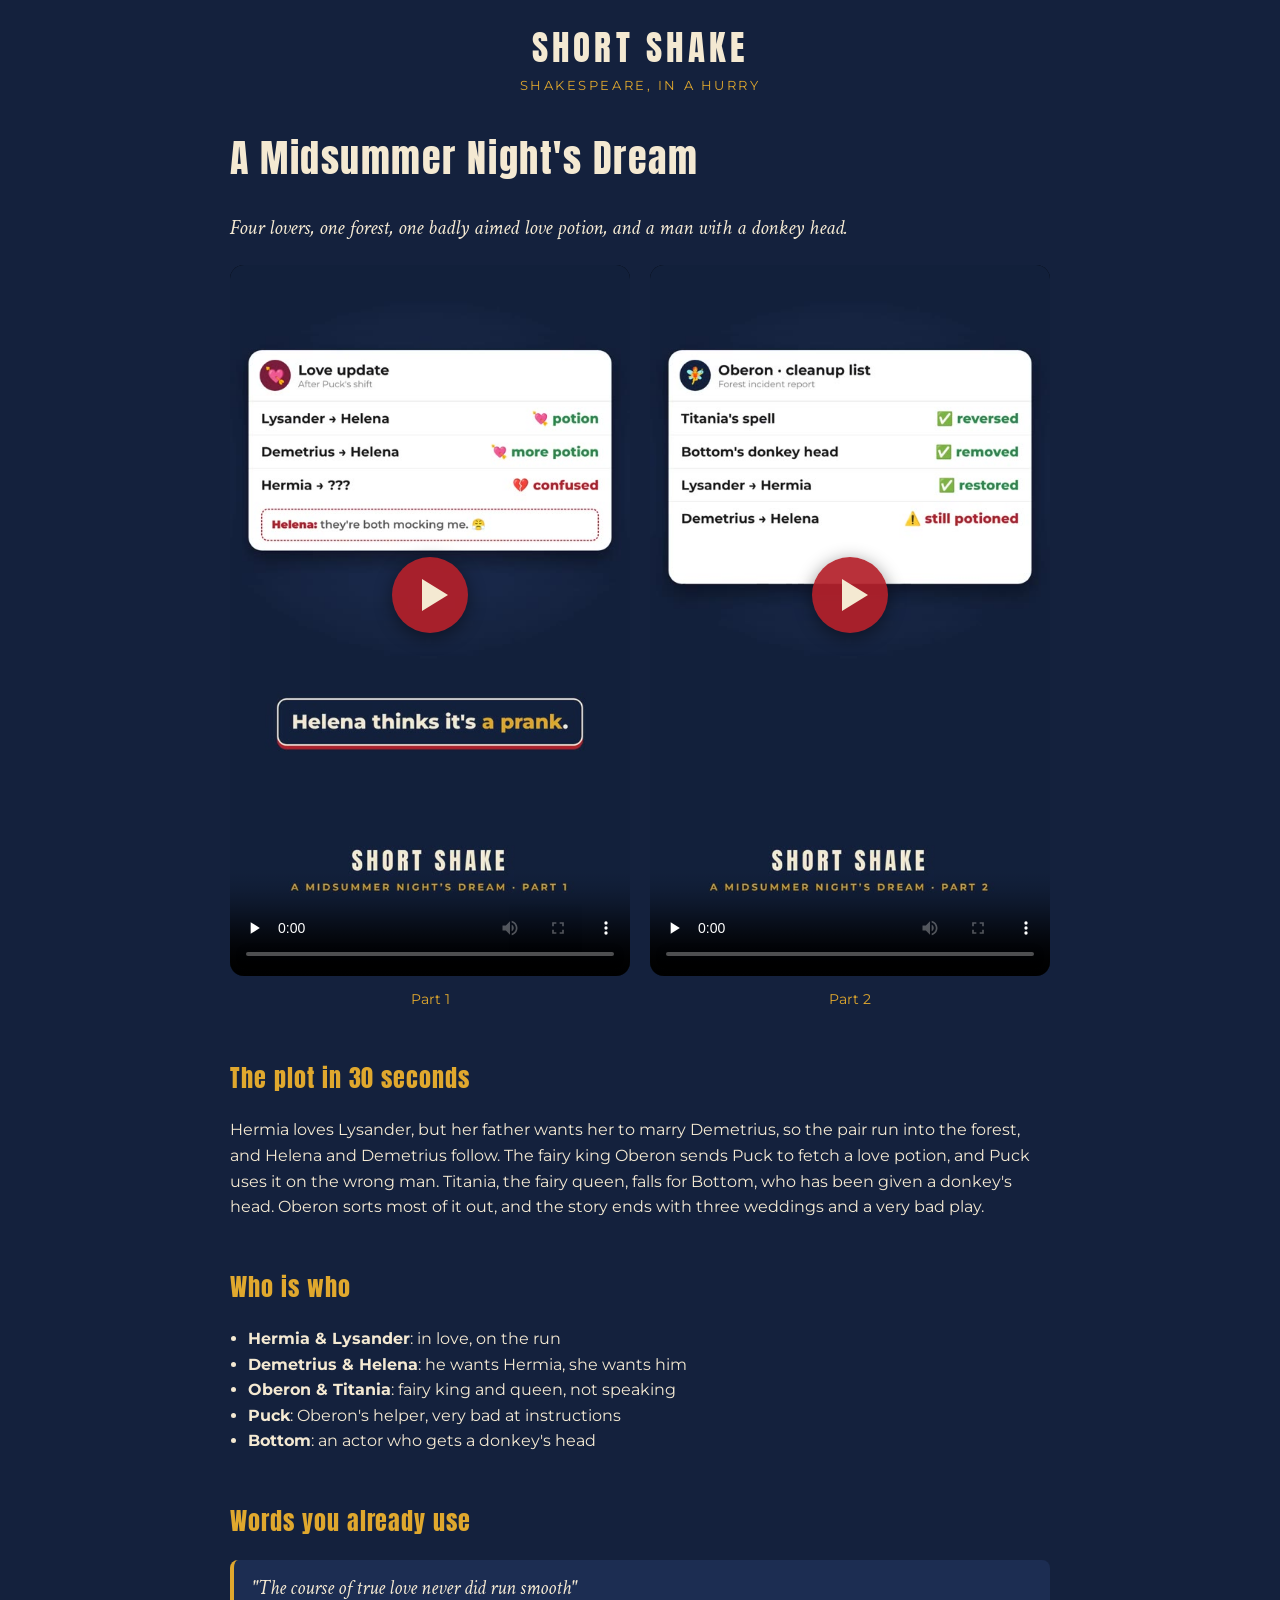
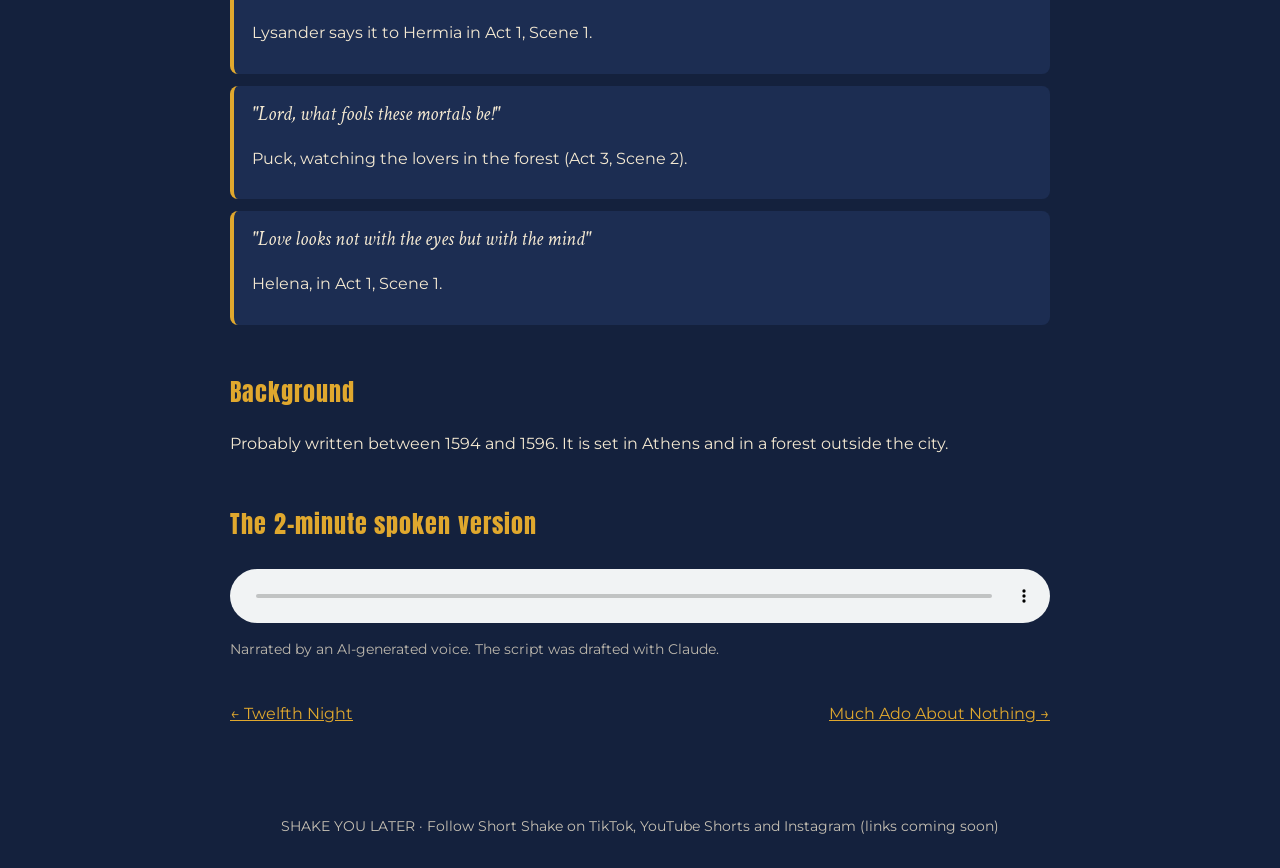
<file: plays/midsummer-nights-dream.html>
<!doctype html><html lang="en"><head><meta charset="utf-8"><meta name="viewport" content="width=device-width,initial-scale=1">
<title>A Midsummer Night's Dream | Short Shake</title><meta name="description" content="Four lovers, one forest, one badly aimed love potion, and a man with a donkey head.">
<link rel="preconnect" href="https://fonts.googleapis.com"><link href="https://fonts.googleapis.com/css2?family=Anton&family=Crimson+Text:ital@1&family=Montserrat:wght@600;800&display=swap" rel="stylesheet">
<link rel="stylesheet" href="../css/style.css"></head><body>
<header><a class="logo" href="../index.html">SHORT SHAKE</a><p class="tag">Shakespeare, in a hurry</p></header><main><h1>A Midsummer Night's Dream</h1><p class="lead">Four lovers, one forest, one badly aimed love potion, and a man with a donkey head.</p><div class="videos"><figure><video controls preload="none" playsinline poster="../posters/midsummer-part1.jpg" src="../videos/midsummer-part1.mp4"></video><figcaption>Part 1</figcaption></figure><figure><video controls preload="none" playsinline poster="../posters/midsummer-part2.jpg" src="../videos/midsummer-part2.mp4"></video><figcaption>Part 2</figcaption></figure></div><p class="both" hidden><button type="button">Show both parts</button></p><h2>The plot in 30 seconds</h2><p>Hermia loves Lysander, but her father wants her to marry Demetrius, so the pair run into the forest, and Helena and Demetrius follow. The fairy king Oberon sends Puck to fetch a love potion, and Puck uses it on the wrong man. Titania, the fairy queen, falls for Bottom, who has been given a donkey's head. Oberon sorts most of it out, and the story ends with three weddings and a very bad play.</p><h2>Who is who</h2><ul class="who"><li><b>Hermia &amp; Lysander</b>: in love, on the run</li><li><b>Demetrius &amp; Helena</b>: he wants Hermia, she wants him</li><li><b>Oberon &amp; Titania</b>: fairy king and queen, not speaking</li><li><b>Puck</b>: Oberon's helper, very bad at instructions</li><li><b>Bottom</b>: an actor who gets a donkey's head</li></ul><h2>Words you already use</h2><div class="box"><div class="phrase">"The course of true love never did run smooth"</div><p>Lysander says it to Hermia in Act 1, Scene 1.</p></div><div class="box"><div class="phrase">"Lord, what fools these mortals be!"</div><p>Puck, watching the lovers in the forest (Act 3, Scene 2).</p></div><div class="box"><div class="phrase">"Love looks not with the eyes but with the mind"</div><p>Helena, in Act 1, Scene 1.</p></div><h2>Background</h2><p>Probably written between 1594 and 1596. It is set in Athens and in a forest outside the city.</p><h2>The 2-minute spoken version</h2><div class="spoken"><audio controls preload="none" src="../audio/midsummer-nights-dream-spoken.mp3"></audio><p class="aivoice">Narrated by an AI-generated voice. The script was drafted with Claude.</p></div><nav class="next"><span><a href="twelfth-night.html">&larr; Twelfth Night</a></span><span><a href="much-ado-about-nothing.html">Much Ado About Nothing &rarr;</a></span></nav></main><script src="../js/player.js"></script><footer>SHAKE YOU LATER &middot; Follow Short Shake on TikTok, YouTube Shorts and Instagram (links coming soon)</footer></body></html>
</file>
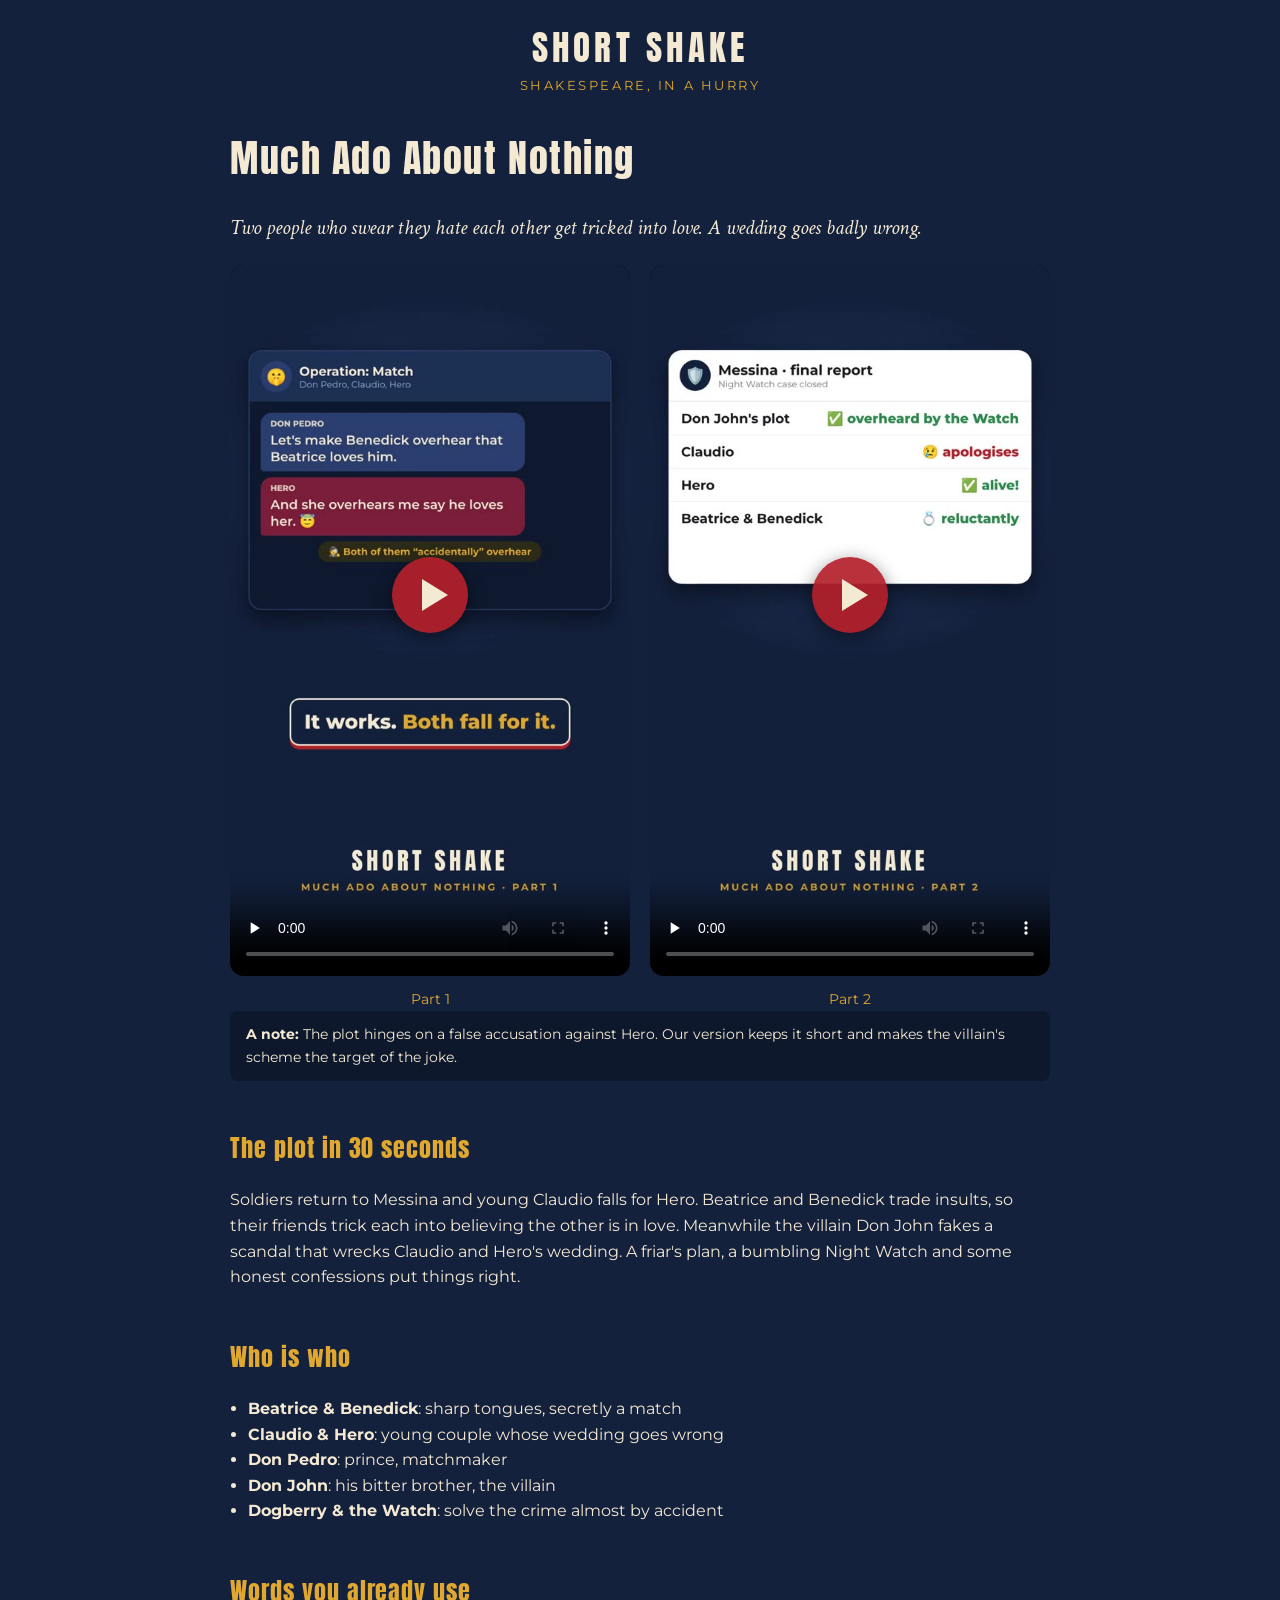
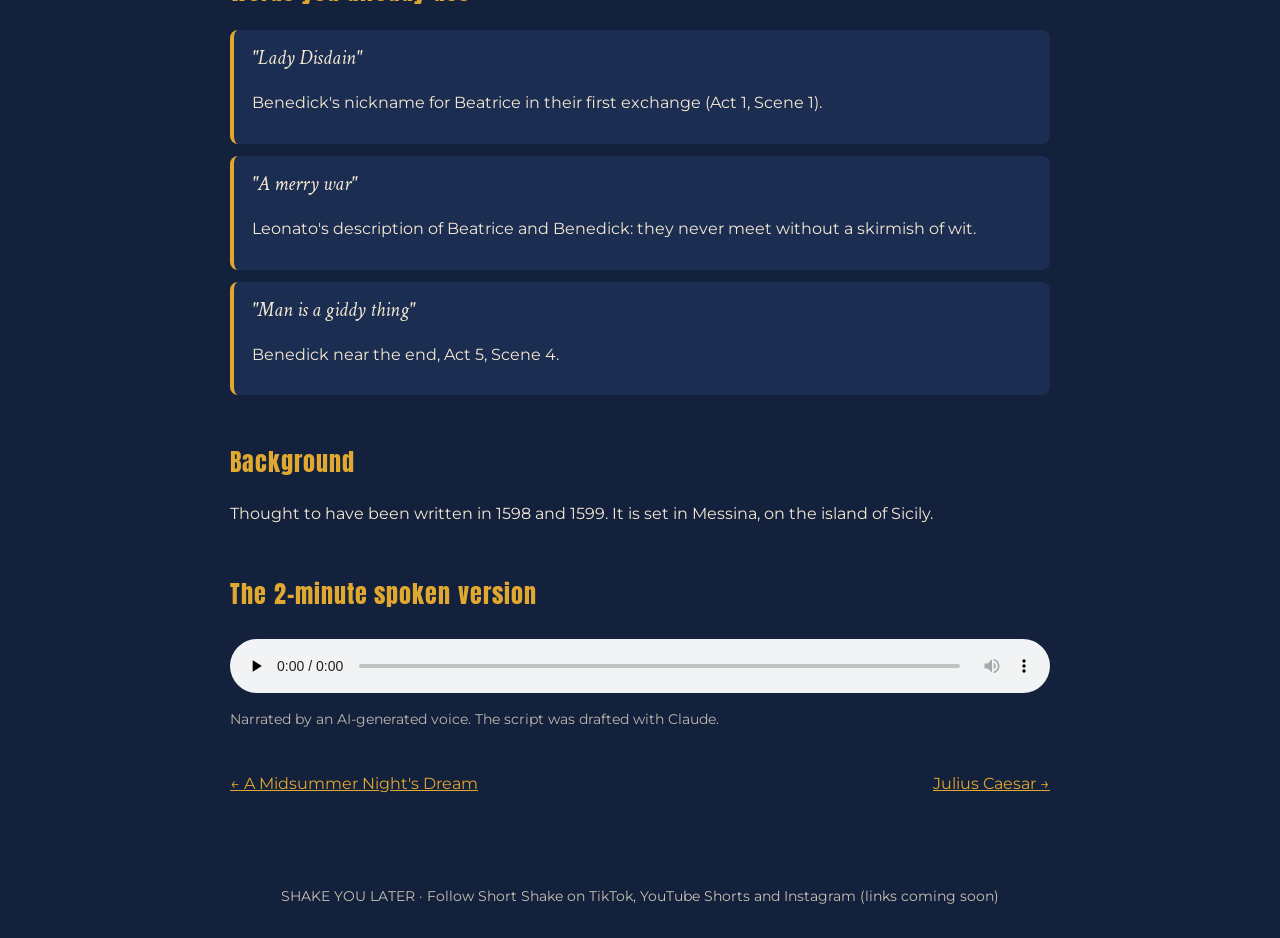
<file: plays/much-ado-about-nothing.html>
<!doctype html><html lang="en"><head><meta charset="utf-8"><meta name="viewport" content="width=device-width,initial-scale=1">
<title>Much Ado About Nothing | Short Shake</title><meta name="description" content="Two people who swear they hate each other get tricked into love. A wedding goes badly wrong.">
<link rel="preconnect" href="https://fonts.googleapis.com"><link href="https://fonts.googleapis.com/css2?family=Anton&family=Crimson+Text:ital@1&family=Montserrat:wght@600;800&display=swap" rel="stylesheet">
<link rel="stylesheet" href="../css/style.css"></head><body>
<header><a class="logo" href="../index.html">SHORT SHAKE</a><p class="tag">Shakespeare, in a hurry</p></header><main><h1>Much Ado About Nothing</h1><p class="lead">Two people who swear they hate each other get tricked into love. A wedding goes badly wrong.</p><div class="videos"><figure><video controls preload="none" playsinline poster="../posters/muchado-part1.jpg" src="../videos/muchado-part1.mp4"></video><figcaption>Part 1</figcaption></figure><figure><video controls preload="none" playsinline poster="../posters/muchado-part2.jpg" src="../videos/muchado-part2.mp4"></video><figcaption>Part 2</figcaption></figure></div><p class="both" hidden><button type="button">Show both parts</button></p><div class="note"><b>A note:</b> The plot hinges on a false accusation against Hero. Our version keeps it short and makes the villain's scheme the target of the joke.</div><h2>The plot in 30 seconds</h2><p>Soldiers return to Messina and young Claudio falls for Hero. Beatrice and Benedick trade insults, so their friends trick each into believing the other is in love. Meanwhile the villain Don John fakes a scandal that wrecks Claudio and Hero's wedding. A friar's plan, a bumbling Night Watch and some honest confessions put things right.</p><h2>Who is who</h2><ul class="who"><li><b>Beatrice &amp; Benedick</b>: sharp tongues, secretly a match</li><li><b>Claudio &amp; Hero</b>: young couple whose wedding goes wrong</li><li><b>Don Pedro</b>: prince, matchmaker</li><li><b>Don John</b>: his bitter brother, the villain</li><li><b>Dogberry &amp; the Watch</b>: solve the crime almost by accident</li></ul><h2>Words you already use</h2><div class="box"><div class="phrase">"Lady Disdain"</div><p>Benedick's nickname for Beatrice in their first exchange (Act 1, Scene 1).</p></div><div class="box"><div class="phrase">"A merry war"</div><p>Leonato's description of Beatrice and Benedick: they never meet without a skirmish of wit.</p></div><div class="box"><div class="phrase">"Man is a giddy thing"</div><p>Benedick near the end, Act 5, Scene 4.</p></div><h2>Background</h2><p>Thought to have been written in 1598 and 1599. It is set in Messina, on the island of Sicily.</p><h2>The 2-minute spoken version</h2><div class="spoken"><audio controls preload="none" src="../audio/much-ado-about-nothing-spoken.mp3"></audio><p class="aivoice">Narrated by an AI-generated voice. The script was drafted with Claude.</p></div><nav class="next"><span><a href="midsummer-nights-dream.html">&larr; A Midsummer Night's Dream</a></span><span><a href="julius-caesar.html">Julius Caesar &rarr;</a></span></nav></main><script src="../js/player.js"></script><footer>SHAKE YOU LATER &middot; Follow Short Shake on TikTok, YouTube Shorts and Instagram (links coming soon)</footer></body></html>
</file>
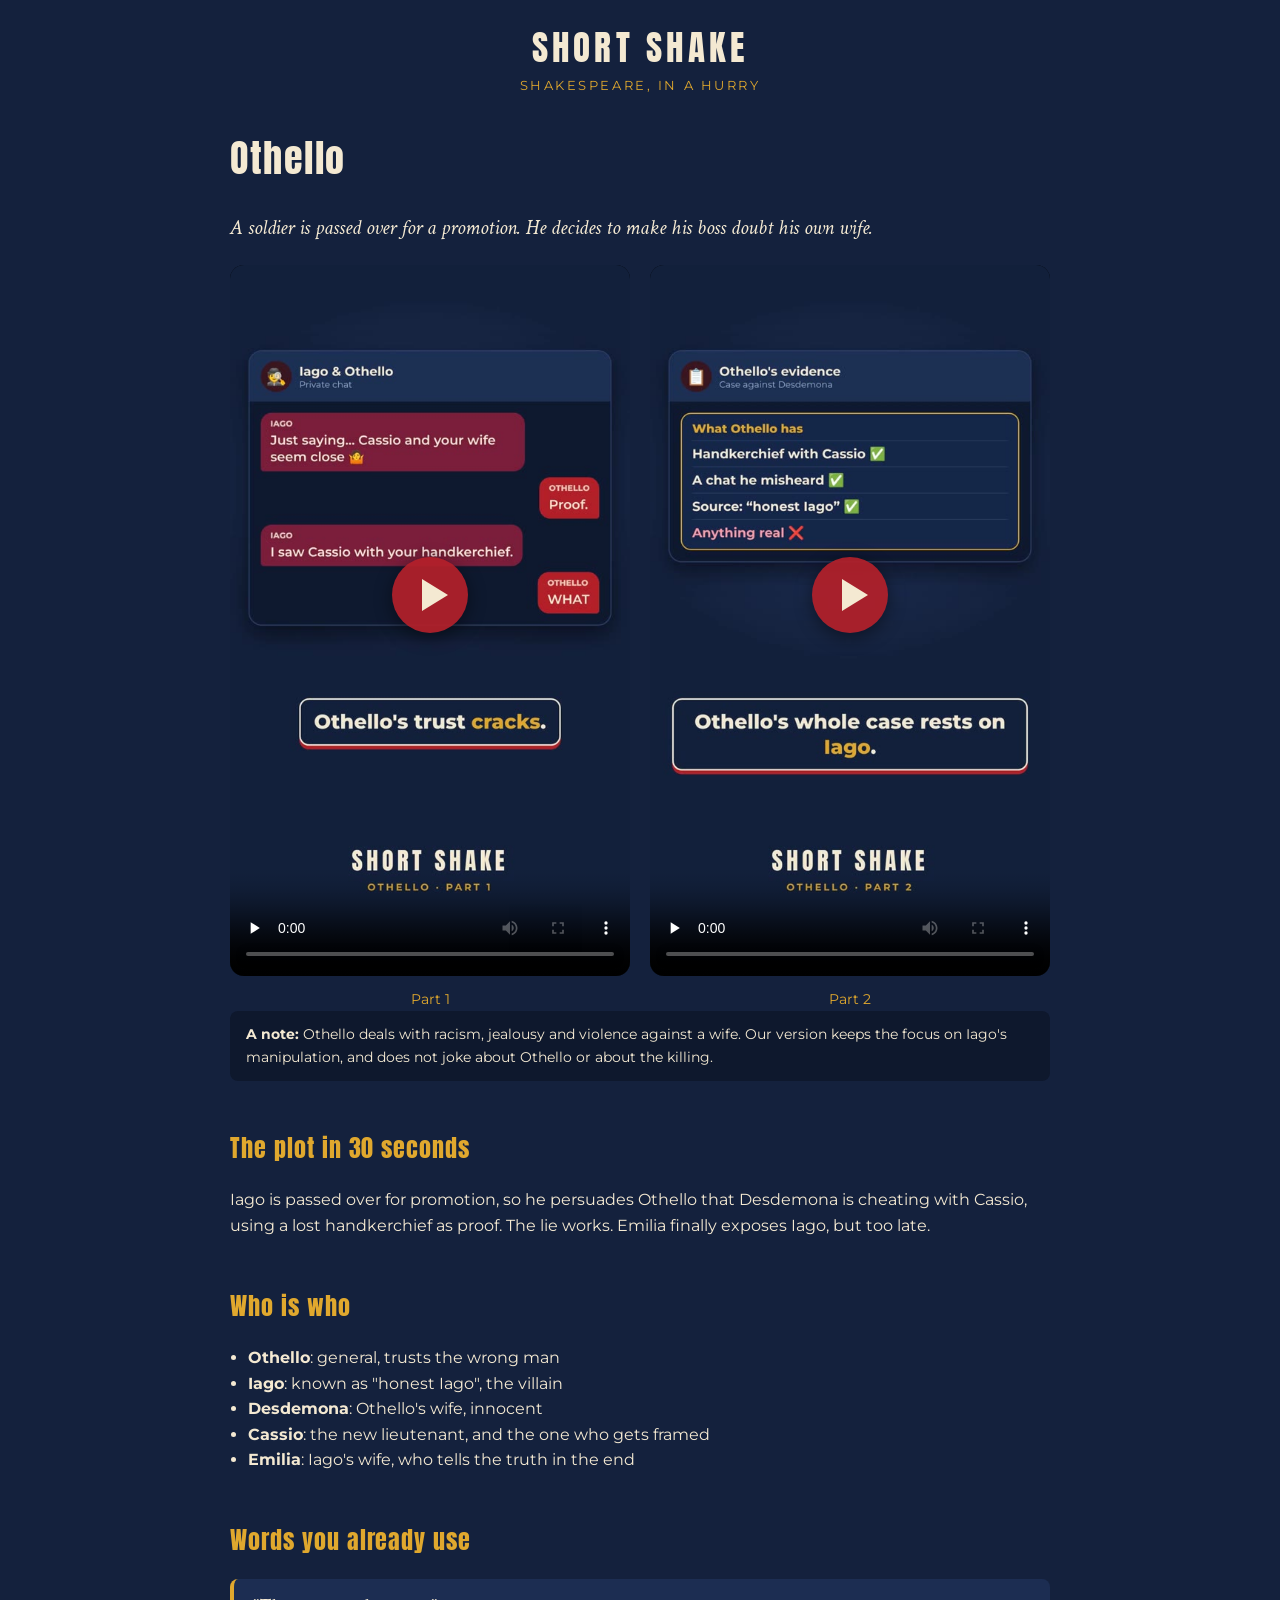
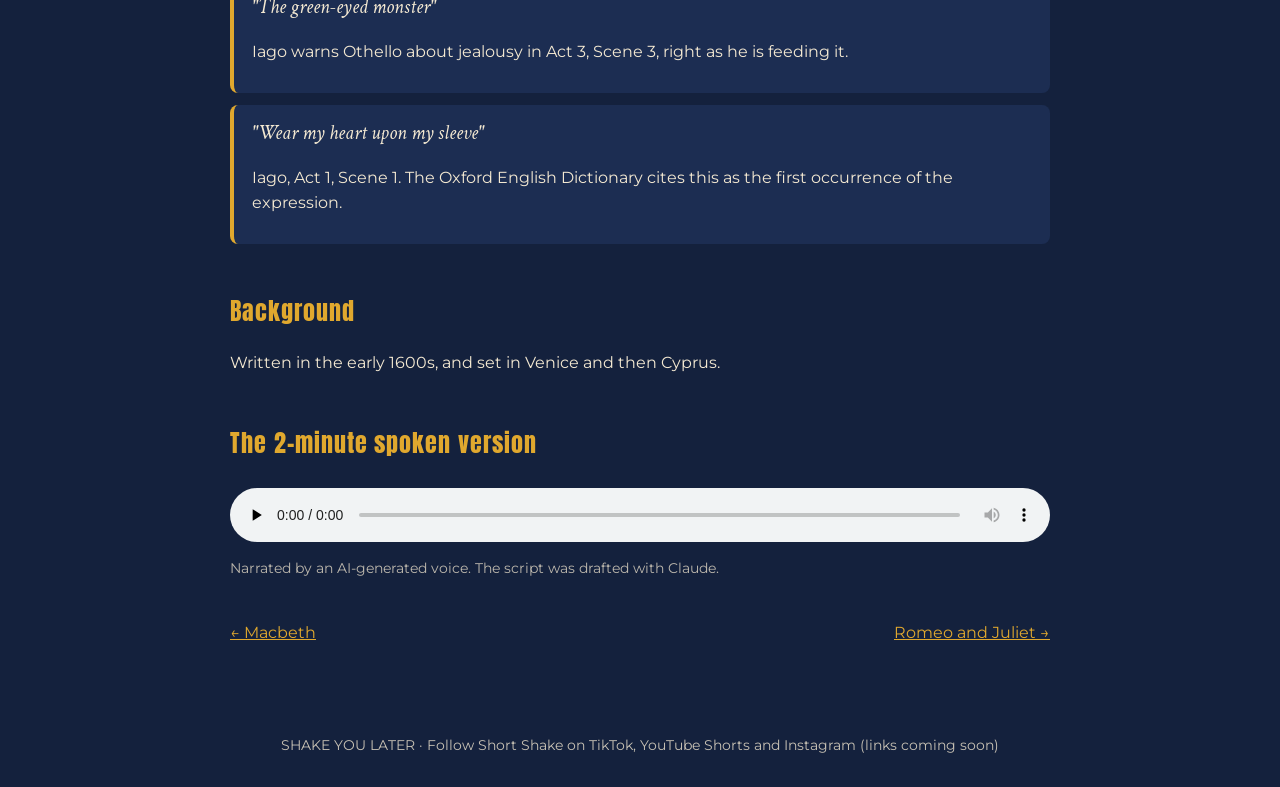
<file: plays/othello.html>
<!doctype html><html lang="en"><head><meta charset="utf-8"><meta name="viewport" content="width=device-width,initial-scale=1">
<title>Othello | Short Shake</title><meta name="description" content="A soldier is passed over for a promotion. He decides to make his boss doubt his own wife.">
<link rel="preconnect" href="https://fonts.googleapis.com"><link href="https://fonts.googleapis.com/css2?family=Anton&family=Crimson+Text:ital@1&family=Montserrat:wght@600;800&display=swap" rel="stylesheet">
<link rel="stylesheet" href="../css/style.css"></head><body>
<header><a class="logo" href="../index.html">SHORT SHAKE</a><p class="tag">Shakespeare, in a hurry</p></header><main><h1>Othello</h1><p class="lead">A soldier is passed over for a promotion. He decides to make his boss doubt his own wife.</p><div class="videos"><figure><video controls preload="none" playsinline poster="../posters/othello-part1.jpg" src="../videos/othello-part1.mp4"></video><figcaption>Part 1</figcaption></figure><figure><video controls preload="none" playsinline poster="../posters/othello-part2.jpg" src="../videos/othello-part2.mp4"></video><figcaption>Part 2</figcaption></figure></div><p class="both" hidden><button type="button">Show both parts</button></p><div class="note"><b>A note:</b> Othello deals with racism, jealousy and violence against a wife. Our version keeps the focus on Iago's manipulation, and does not joke about Othello or about the killing.</div><h2>The plot in 30 seconds</h2><p>Iago is passed over for promotion, so he persuades Othello that Desdemona is cheating with Cassio, using a lost handkerchief as proof. The lie works. Emilia finally exposes Iago, but too late.</p><h2>Who is who</h2><ul class="who"><li><b>Othello</b>: general, trusts the wrong man</li><li><b>Iago</b>: known as "honest Iago", the villain</li><li><b>Desdemona</b>: Othello's wife, innocent</li><li><b>Cassio</b>: the new lieutenant, and the one who gets framed</li><li><b>Emilia</b>: Iago's wife, who tells the truth in the end</li></ul><h2>Words you already use</h2><div class="box"><div class="phrase">"The green-eyed monster"</div><p>Iago warns Othello about jealousy in Act 3, Scene 3, right as he is feeding it.</p></div><div class="box"><div class="phrase">"Wear my heart upon my sleeve"</div><p>Iago, Act 1, Scene 1. The Oxford English Dictionary cites this as the first occurrence of the expression.</p></div><h2>Background</h2><p>Written in the early 1600s, and set in Venice and then Cyprus.</p><h2>The 2-minute spoken version</h2><div class="spoken"><audio controls preload="none" src="../audio/othello-spoken.mp3"></audio><p class="aivoice">Narrated by an AI-generated voice. The script was drafted with Claude.</p></div><nav class="next"><span><a href="macbeth.html">&larr; Macbeth</a></span><span><a href="romeo-and-juliet.html">Romeo and Juliet &rarr;</a></span></nav></main><script src="../js/player.js"></script><footer>SHAKE YOU LATER &middot; Follow Short Shake on TikTok, YouTube Shorts and Instagram (links coming soon)</footer></body></html>
</file>
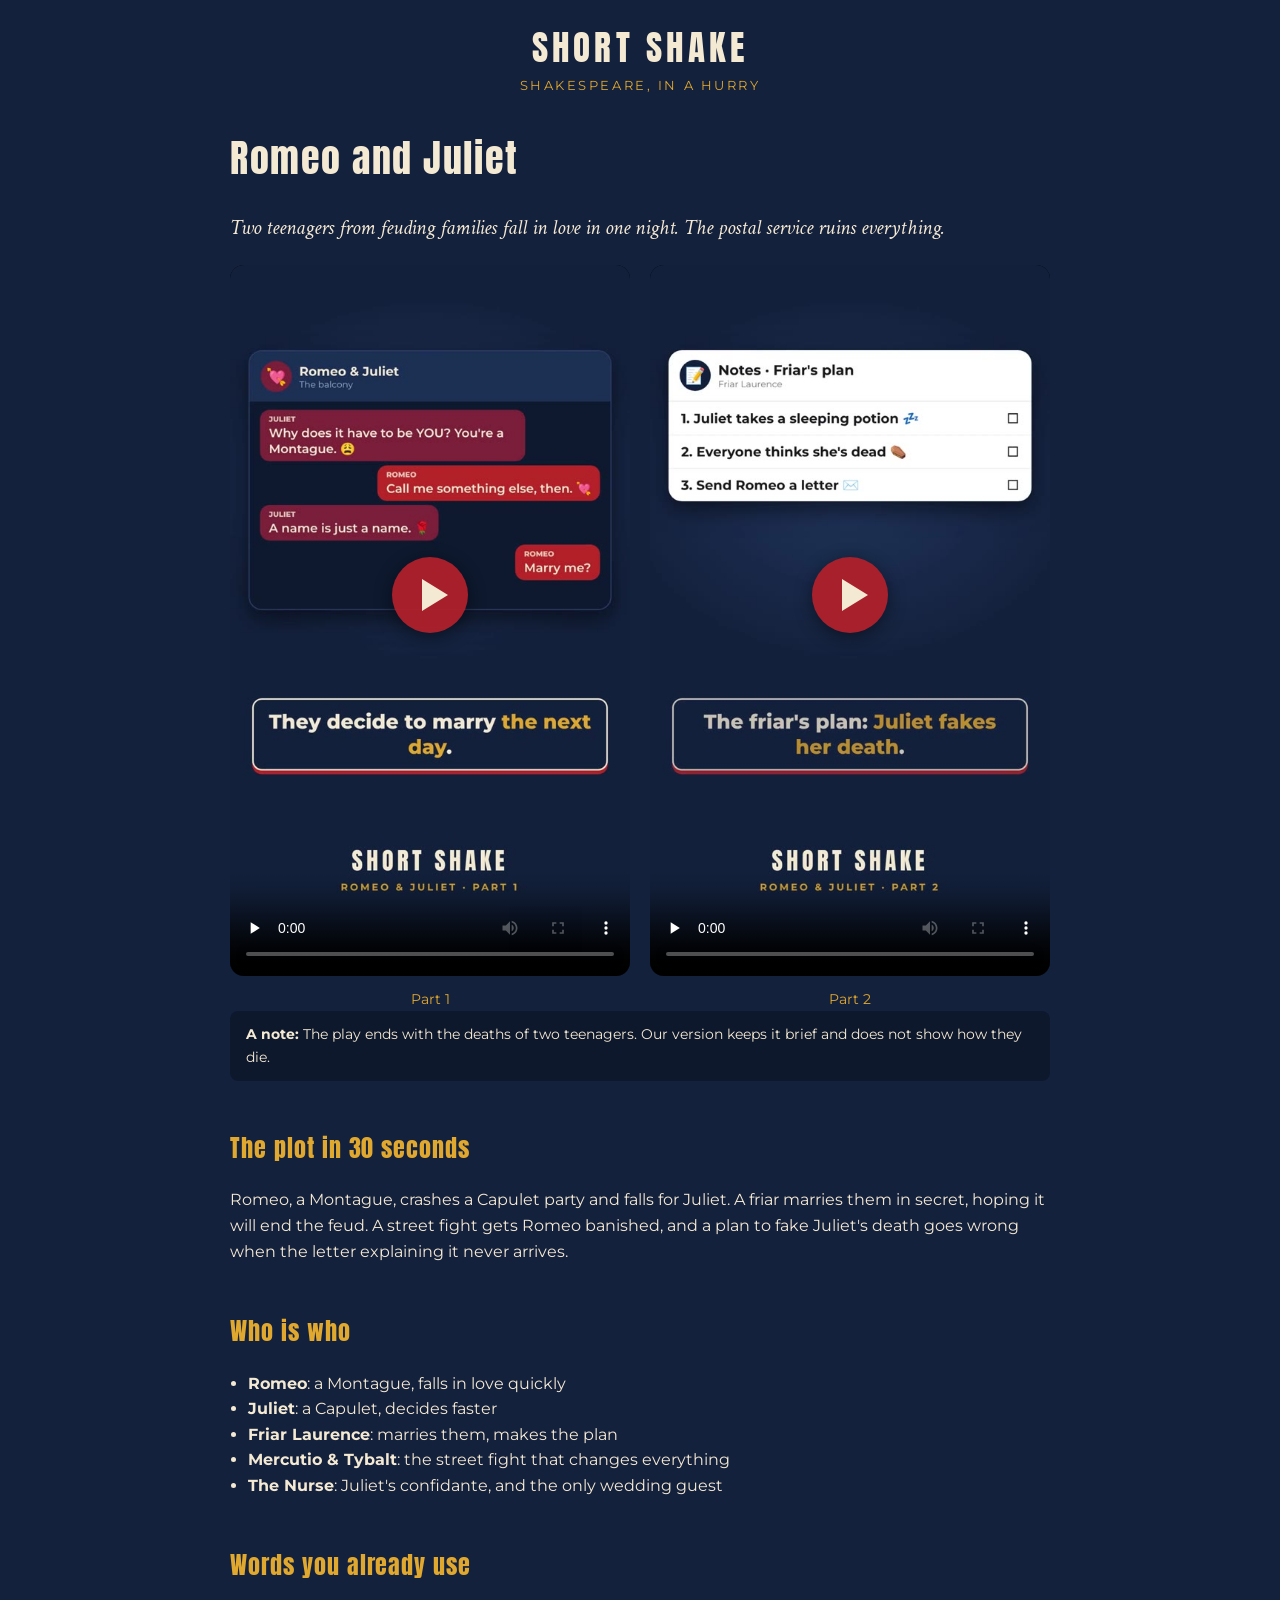
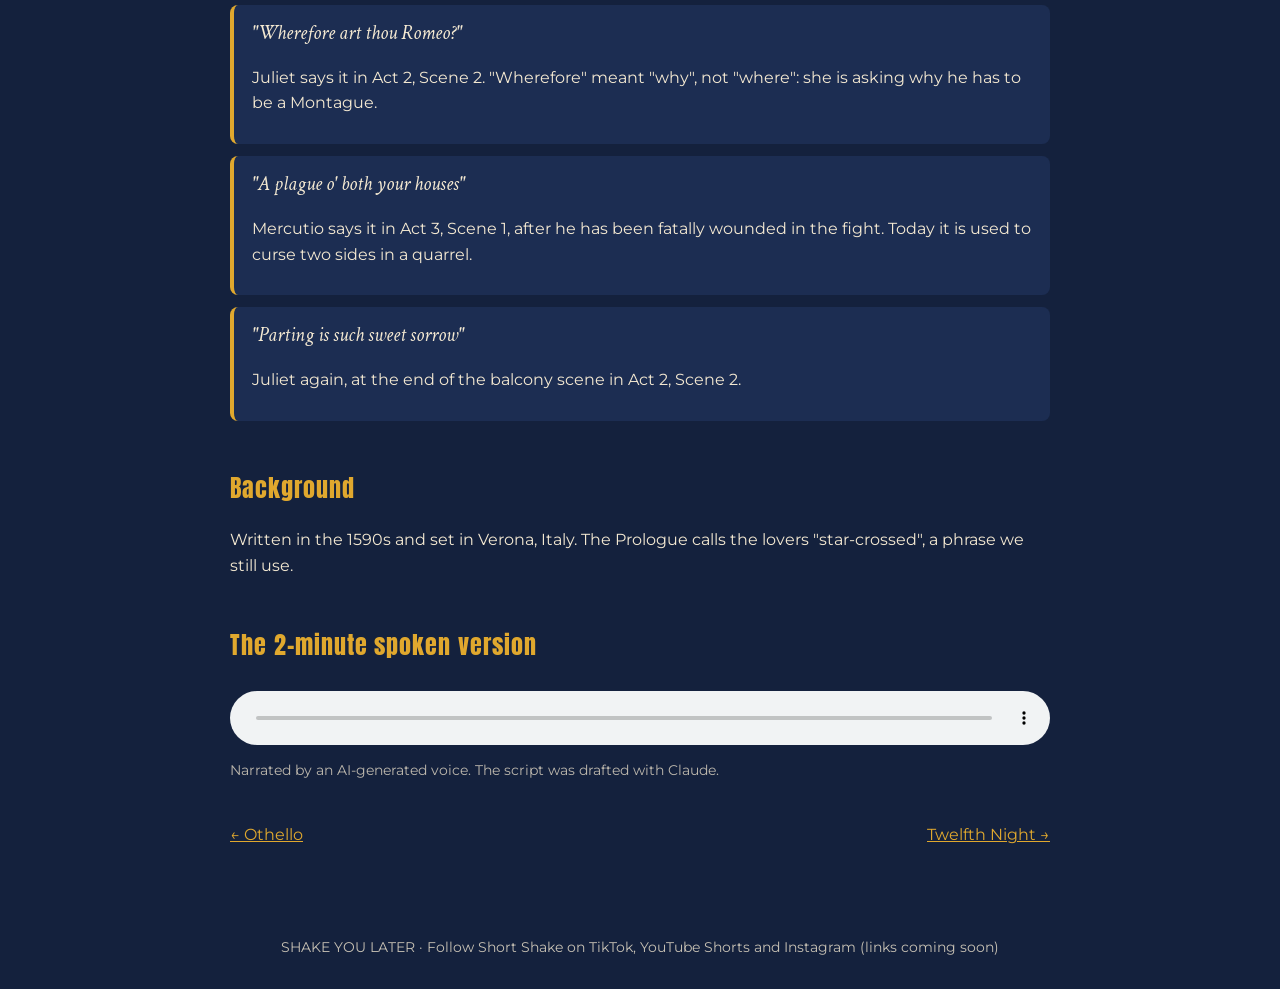
<file: plays/romeo-and-juliet.html>
<!doctype html><html lang="en"><head><meta charset="utf-8"><meta name="viewport" content="width=device-width,initial-scale=1">
<title>Romeo and Juliet | Short Shake</title><meta name="description" content="Two teenagers from feuding families fall in love in one night. The postal service ruins everything.">
<link rel="preconnect" href="https://fonts.googleapis.com"><link href="https://fonts.googleapis.com/css2?family=Anton&family=Crimson+Text:ital@1&family=Montserrat:wght@600;800&display=swap" rel="stylesheet">
<link rel="stylesheet" href="../css/style.css"></head><body>
<header><a class="logo" href="../index.html">SHORT SHAKE</a><p class="tag">Shakespeare, in a hurry</p></header><main><h1>Romeo and Juliet</h1><p class="lead">Two teenagers from feuding families fall in love in one night. The postal service ruins everything.</p><div class="videos"><figure><video controls preload="none" playsinline poster="../posters/romeo-part1.jpg" src="../videos/romeo-part1.mp4"></video><figcaption>Part 1</figcaption></figure><figure><video controls preload="none" playsinline poster="../posters/romeo-part2.jpg" src="../videos/romeo-part2.mp4"></video><figcaption>Part 2</figcaption></figure></div><p class="both" hidden><button type="button">Show both parts</button></p><div class="note"><b>A note:</b> The play ends with the deaths of two teenagers. Our version keeps it brief and does not show how they die.</div><h2>The plot in 30 seconds</h2><p>Romeo, a Montague, crashes a Capulet party and falls for Juliet. A friar marries them in secret, hoping it will end the feud. A street fight gets Romeo banished, and a plan to fake Juliet's death goes wrong when the letter explaining it never arrives.</p><h2>Who is who</h2><ul class="who"><li><b>Romeo</b>: a Montague, falls in love quickly</li><li><b>Juliet</b>: a Capulet, decides faster</li><li><b>Friar Laurence</b>: marries them, makes the plan</li><li><b>Mercutio &amp; Tybalt</b>: the street fight that changes everything</li><li><b>The Nurse</b>: Juliet's confidante, and the only wedding guest</li></ul><h2>Words you already use</h2><div class="box"><div class="phrase">"Wherefore art thou Romeo?"</div><p>Juliet says it in Act 2, Scene 2. "Wherefore" meant "why", not "where": she is asking why he has to be a Montague.</p></div><div class="box"><div class="phrase">"A plague o' both your houses"</div><p>Mercutio says it in Act 3, Scene 1, after he has been fatally wounded in the fight. Today it is used to curse two sides in a quarrel.</p></div><div class="box"><div class="phrase">"Parting is such sweet sorrow"</div><p>Juliet again, at the end of the balcony scene in Act 2, Scene 2.</p></div><h2>Background</h2><p>Written in the 1590s and set in Verona, Italy. The Prologue calls the lovers "star-crossed", a phrase we still use.</p><h2>The 2-minute spoken version</h2><div class="spoken"><audio controls preload="none" src="../audio/romeo-and-juliet-spoken.mp3"></audio><p class="aivoice">Narrated by an AI-generated voice. The script was drafted with Claude.</p></div><nav class="next"><span><a href="othello.html">&larr; Othello</a></span><span><a href="twelfth-night.html">Twelfth Night &rarr;</a></span></nav></main><script src="../js/player.js"></script><footer>SHAKE YOU LATER &middot; Follow Short Shake on TikTok, YouTube Shorts and Instagram (links coming soon)</footer></body></html>
</file>
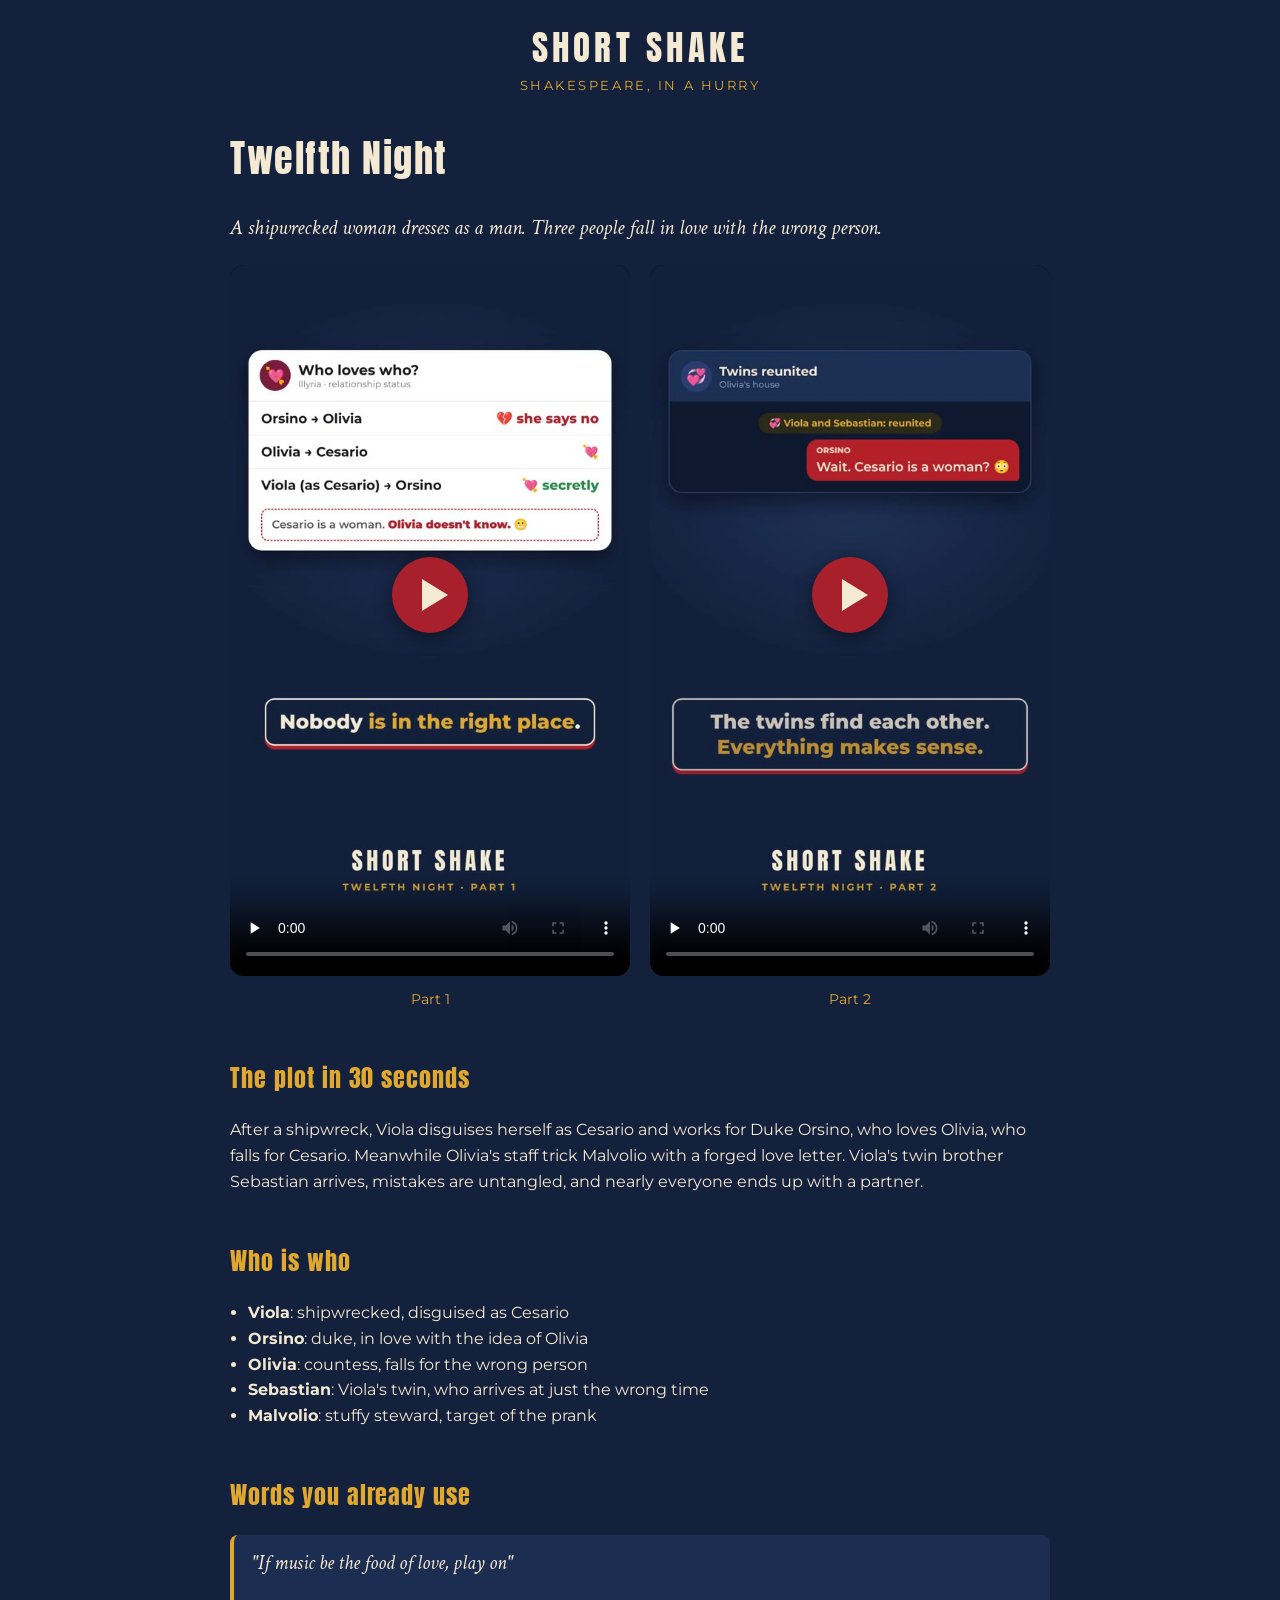
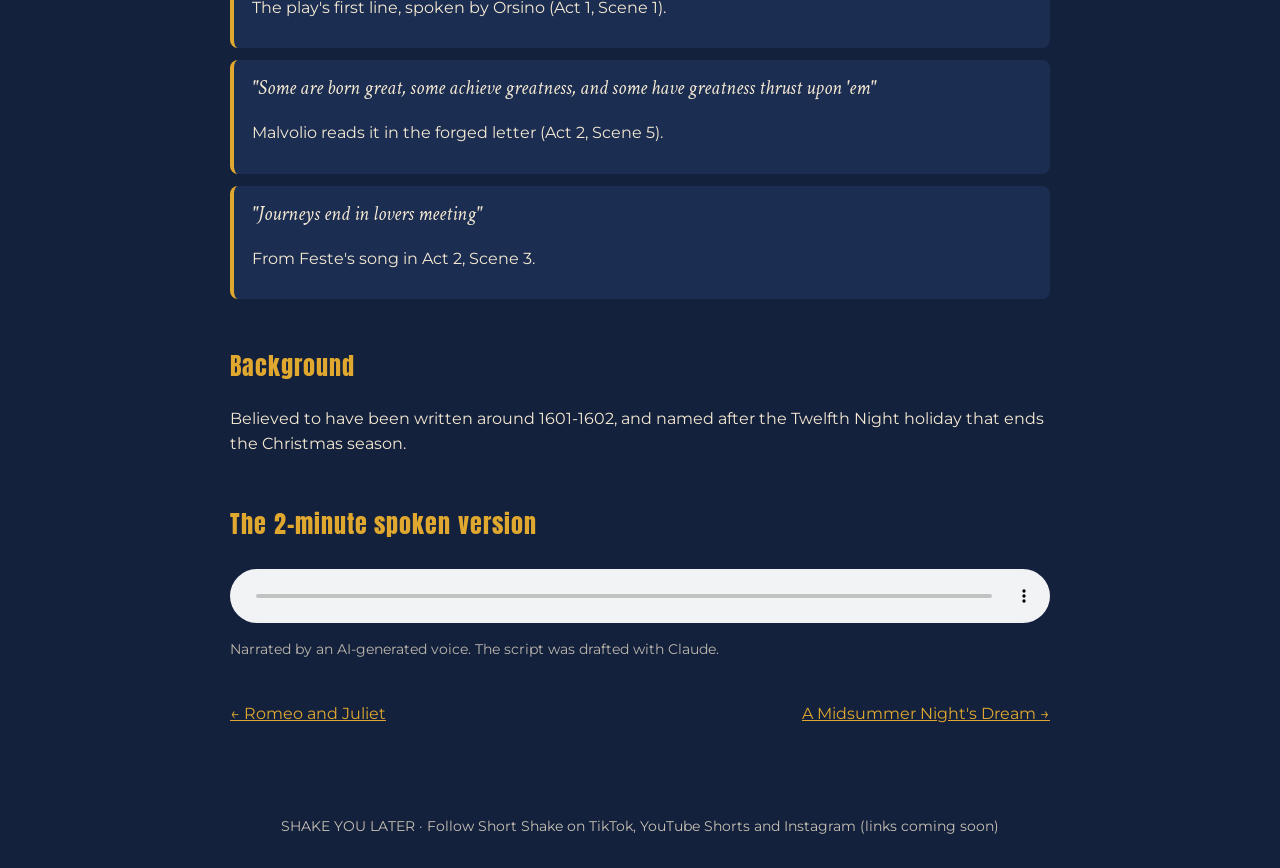
<file: plays/twelfth-night.html>
<!doctype html><html lang="en"><head><meta charset="utf-8"><meta name="viewport" content="width=device-width,initial-scale=1">
<title>Twelfth Night | Short Shake</title><meta name="description" content="A shipwrecked woman dresses as a man. Three people fall in love with the wrong person.">
<link rel="preconnect" href="https://fonts.googleapis.com"><link href="https://fonts.googleapis.com/css2?family=Anton&family=Crimson+Text:ital@1&family=Montserrat:wght@600;800&display=swap" rel="stylesheet">
<link rel="stylesheet" href="../css/style.css"></head><body>
<header><a class="logo" href="../index.html">SHORT SHAKE</a><p class="tag">Shakespeare, in a hurry</p></header><main><h1>Twelfth Night</h1><p class="lead">A shipwrecked woman dresses as a man. Three people fall in love with the wrong person.</p><div class="videos"><figure><video controls preload="none" playsinline poster="../posters/twelfth-part1.jpg" src="../videos/twelfth-part1.mp4"></video><figcaption>Part 1</figcaption></figure><figure><video controls preload="none" playsinline poster="../posters/twelfth-part2.jpg" src="../videos/twelfth-part2.mp4"></video><figcaption>Part 2</figcaption></figure></div><p class="both" hidden><button type="button">Show both parts</button></p><h2>The plot in 30 seconds</h2><p>After a shipwreck, Viola disguises herself as Cesario and works for Duke Orsino, who loves Olivia, who falls for Cesario. Meanwhile Olivia's staff trick Malvolio with a forged love letter. Viola's twin brother Sebastian arrives, mistakes are untangled, and nearly everyone ends up with a partner.</p><h2>Who is who</h2><ul class="who"><li><b>Viola</b>: shipwrecked, disguised as Cesario</li><li><b>Orsino</b>: duke, in love with the idea of Olivia</li><li><b>Olivia</b>: countess, falls for the wrong person</li><li><b>Sebastian</b>: Viola's twin, who arrives at just the wrong time</li><li><b>Malvolio</b>: stuffy steward, target of the prank</li></ul><h2>Words you already use</h2><div class="box"><div class="phrase">"If music be the food of love, play on"</div><p>The play's first line, spoken by Orsino (Act 1, Scene 1).</p></div><div class="box"><div class="phrase">"Some are born great, some achieve greatness, and some have greatness thrust upon 'em"</div><p>Malvolio reads it in the forged letter (Act 2, Scene 5).</p></div><div class="box"><div class="phrase">"Journeys end in lovers meeting"</div><p>From Feste's song in Act 2, Scene 3.</p></div><h2>Background</h2><p>Believed to have been written around 1601-1602, and named after the Twelfth Night holiday that ends the Christmas season.</p><h2>The 2-minute spoken version</h2><div class="spoken"><audio controls preload="none" src="../audio/twelfth-night-spoken.mp3"></audio><p class="aivoice">Narrated by an AI-generated voice. The script was drafted with Claude.</p></div><nav class="next"><span><a href="romeo-and-juliet.html">&larr; Romeo and Juliet</a></span><span><a href="midsummer-nights-dream.html">A Midsummer Night's Dream &rarr;</a></span></nav></main><script src="../js/player.js"></script><footer>SHAKE YOU LATER &middot; Follow Short Shake on TikTok, YouTube Shorts and Instagram (links coming soon)</footer></body></html>
</file>
<file: css/style.css>
:root{--navy:#14213D;--navy2:#1c2d52;--cream:#F4E9D2;--red:#B3202A;--gold:#E0A82E}
*{box-sizing:border-box}
body{margin:0;background:var(--navy);color:var(--cream);font-family:Montserrat,system-ui,sans-serif;line-height:1.6}
a{color:var(--gold)}
header{padding:20px;text-align:center}
.logo{font-family:Anton,Impact,sans-serif;font-size:2.2rem;letter-spacing:.12em;text-decoration:none;color:var(--cream)}
.tag{color:var(--gold);font-size:.8rem;letter-spacing:.2em;text-transform:uppercase;margin:0}
main{max-width:860px;margin:0 auto;padding:0 20px 60px}
h1,h2{font-family:Anton,Impact,sans-serif;letter-spacing:.04em;font-weight:400}
h1{font-size:2.4rem;margin:.3em 0}
h2{font-size:1.5rem;color:var(--gold);margin-top:2em}
.lead{font-family:"Crimson Text",Georgia,serif;font-style:italic;font-size:1.3rem}
.cards{display:grid;grid-template-columns:repeat(auto-fit,minmax(240px,1fr));gap:18px;margin-top:24px}
.card{background:var(--navy2);border-radius:14px;padding:16px;text-decoration:none;color:var(--cream);border:1px solid #2c3f6b;display:block}
.card img{width:100%;border-radius:10px}
.card h3{margin:.6em 0 .2em;font-family:Anton,sans-serif;font-weight:400;letter-spacing:.05em}
.card span{font-size:.85rem;opacity:.8}
.videos{display:grid;grid-template-columns:repeat(auto-fit,minmax(260px,1fr));gap:20px}
.videos figure{margin:0}
video{width:100%;border-radius:14px;background:#000;aspect-ratio:9/16}
figcaption{text-align:center;font-size:.85rem;margin-top:6px;color:var(--gold)}
.box{background:var(--navy2);border-left:4px solid var(--gold);padding:12px 18px;border-radius:8px;margin:12px 0}
.box b{color:var(--gold)}
.phrase{font-family:"Crimson Text",Georgia,serif;font-size:1.25rem;font-style:italic}
.soon{border:2px dashed #4a5f90;border-radius:12px;padding:16px;text-align:center;opacity:.85}
.note{font-size:.9rem;background:#0e182d;padding:12px 16px;border-radius:8px}
nav.next{display:flex;justify-content:space-between;margin-top:40px}
footer{text-align:center;padding:30px;font-size:.85rem;opacity:.8}
ul.who{padding-left:1.1em}
.videos.solo{grid-template-columns:minmax(260px,380px);justify-content:center}
.videos.solo figure:not(.active){display:none}
.both{text-align:center;margin:14px 0 0}
.both[hidden]{display:none}
.both button{background:transparent;color:var(--gold);border:1px solid var(--gold);border-radius:999px;padding:8px 18px;font:inherit;font-size:.85rem;cursor:pointer}

.vwrap{position:relative}
.bigplay{position:absolute;inset:0;width:100%;height:100%;background:transparent;border:0;cursor:pointer;border-radius:14px;padding:0}
.bigplay[hidden]{display:none}
.bigplay span{position:absolute;left:50%;top:46%;width:76px;height:76px;margin:-38px 0 0 -38px;border-radius:50%;background:rgba(179,32,42,.92);box-shadow:0 4px 18px rgba(0,0,0,.45)}
.bigplay span:after{content:"";position:absolute;left:30px;top:22px;border-left:26px solid #F4E9D2;border-top:16px solid transparent;border-bottom:16px solid transparent}
.bigplay:hover span{background:#d02a36}
.spoken audio{width:100%;margin-top:6px}
.spoken .aivoice{font-size:.85rem;opacity:.75;margin-top:8px}
</file>
